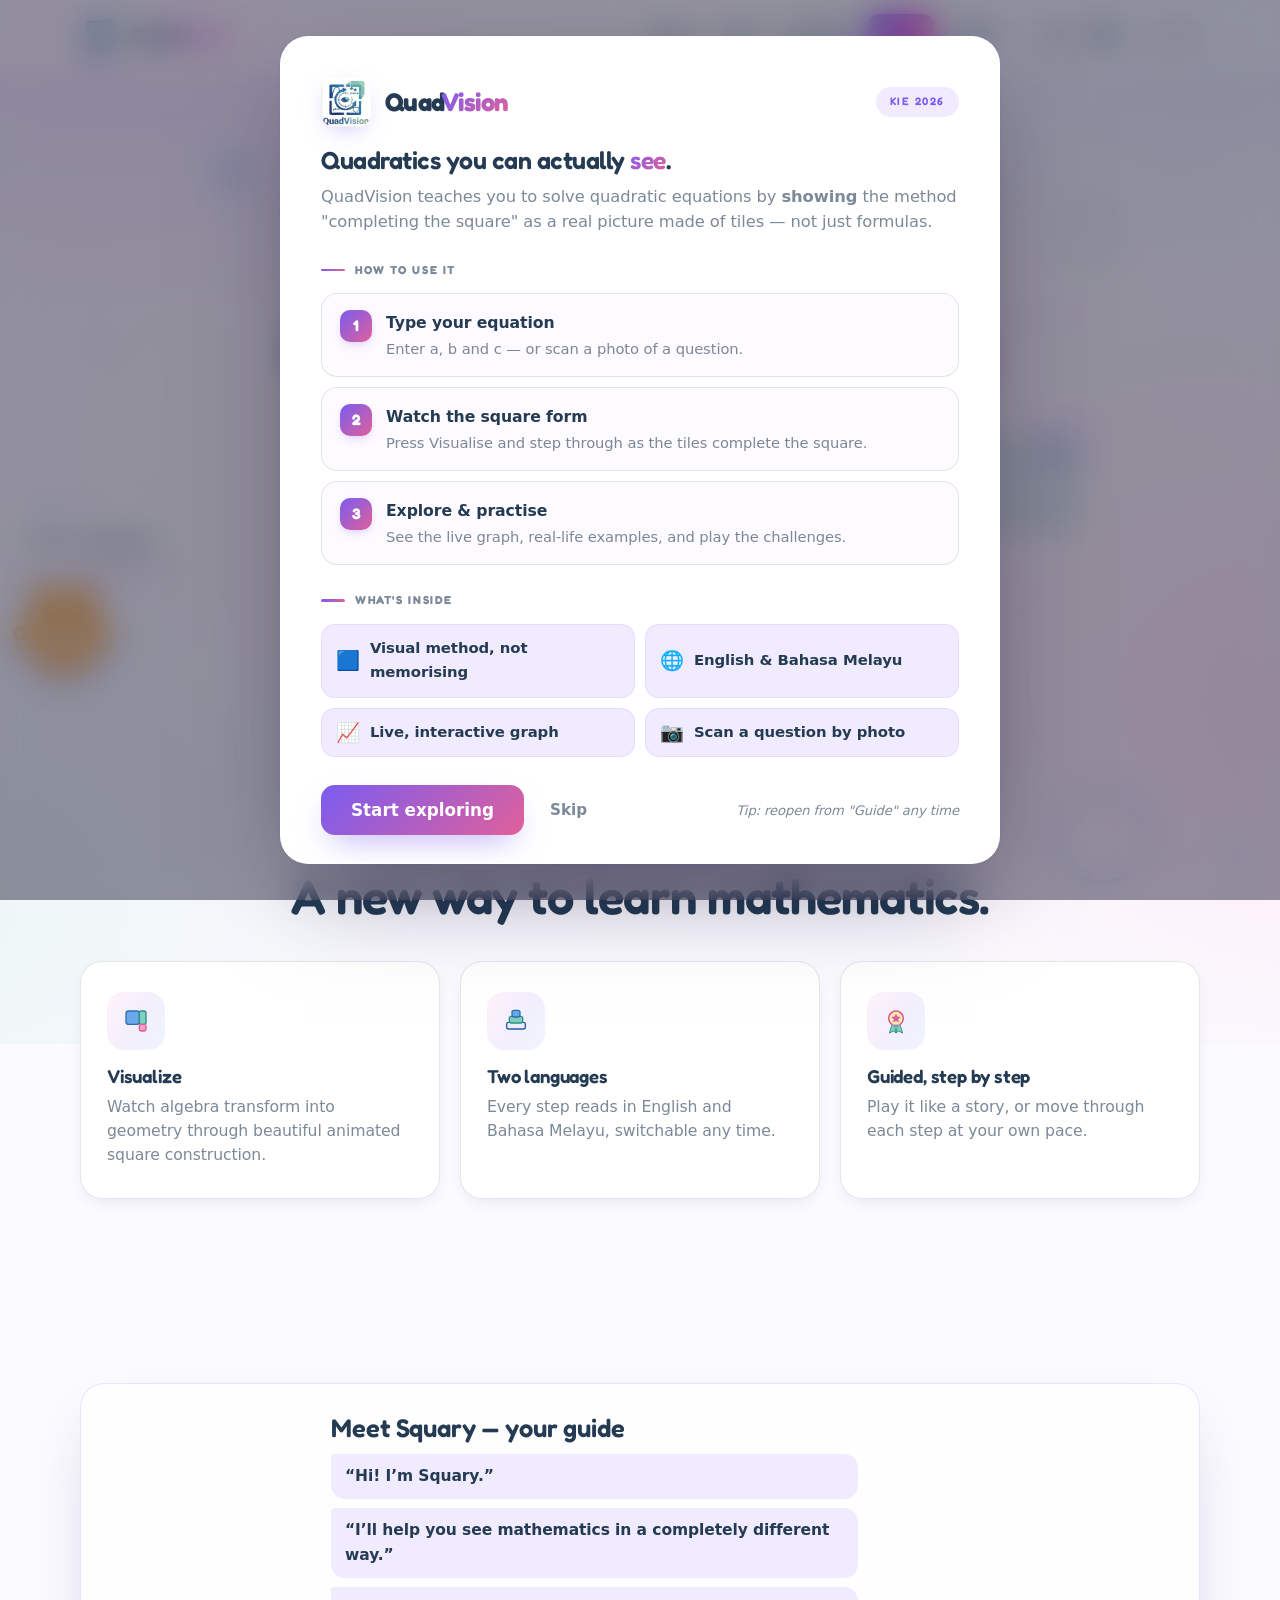
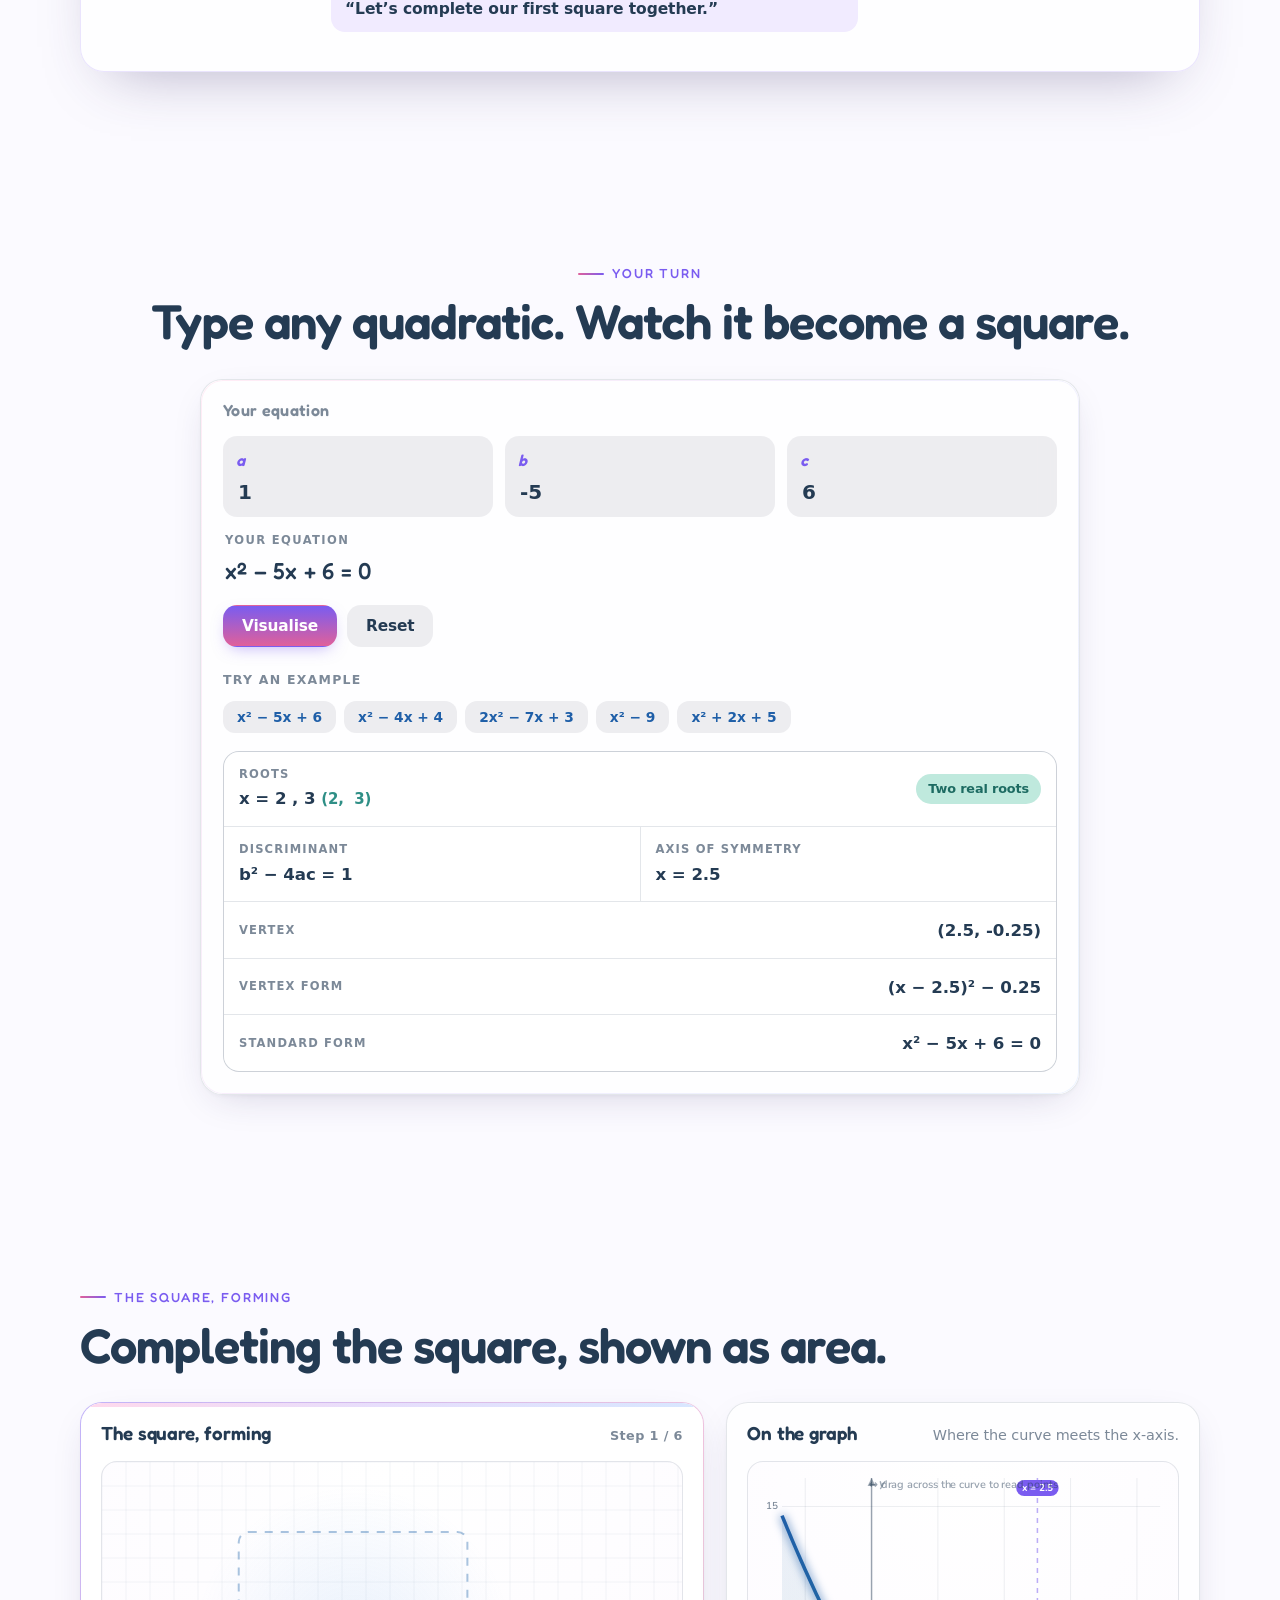
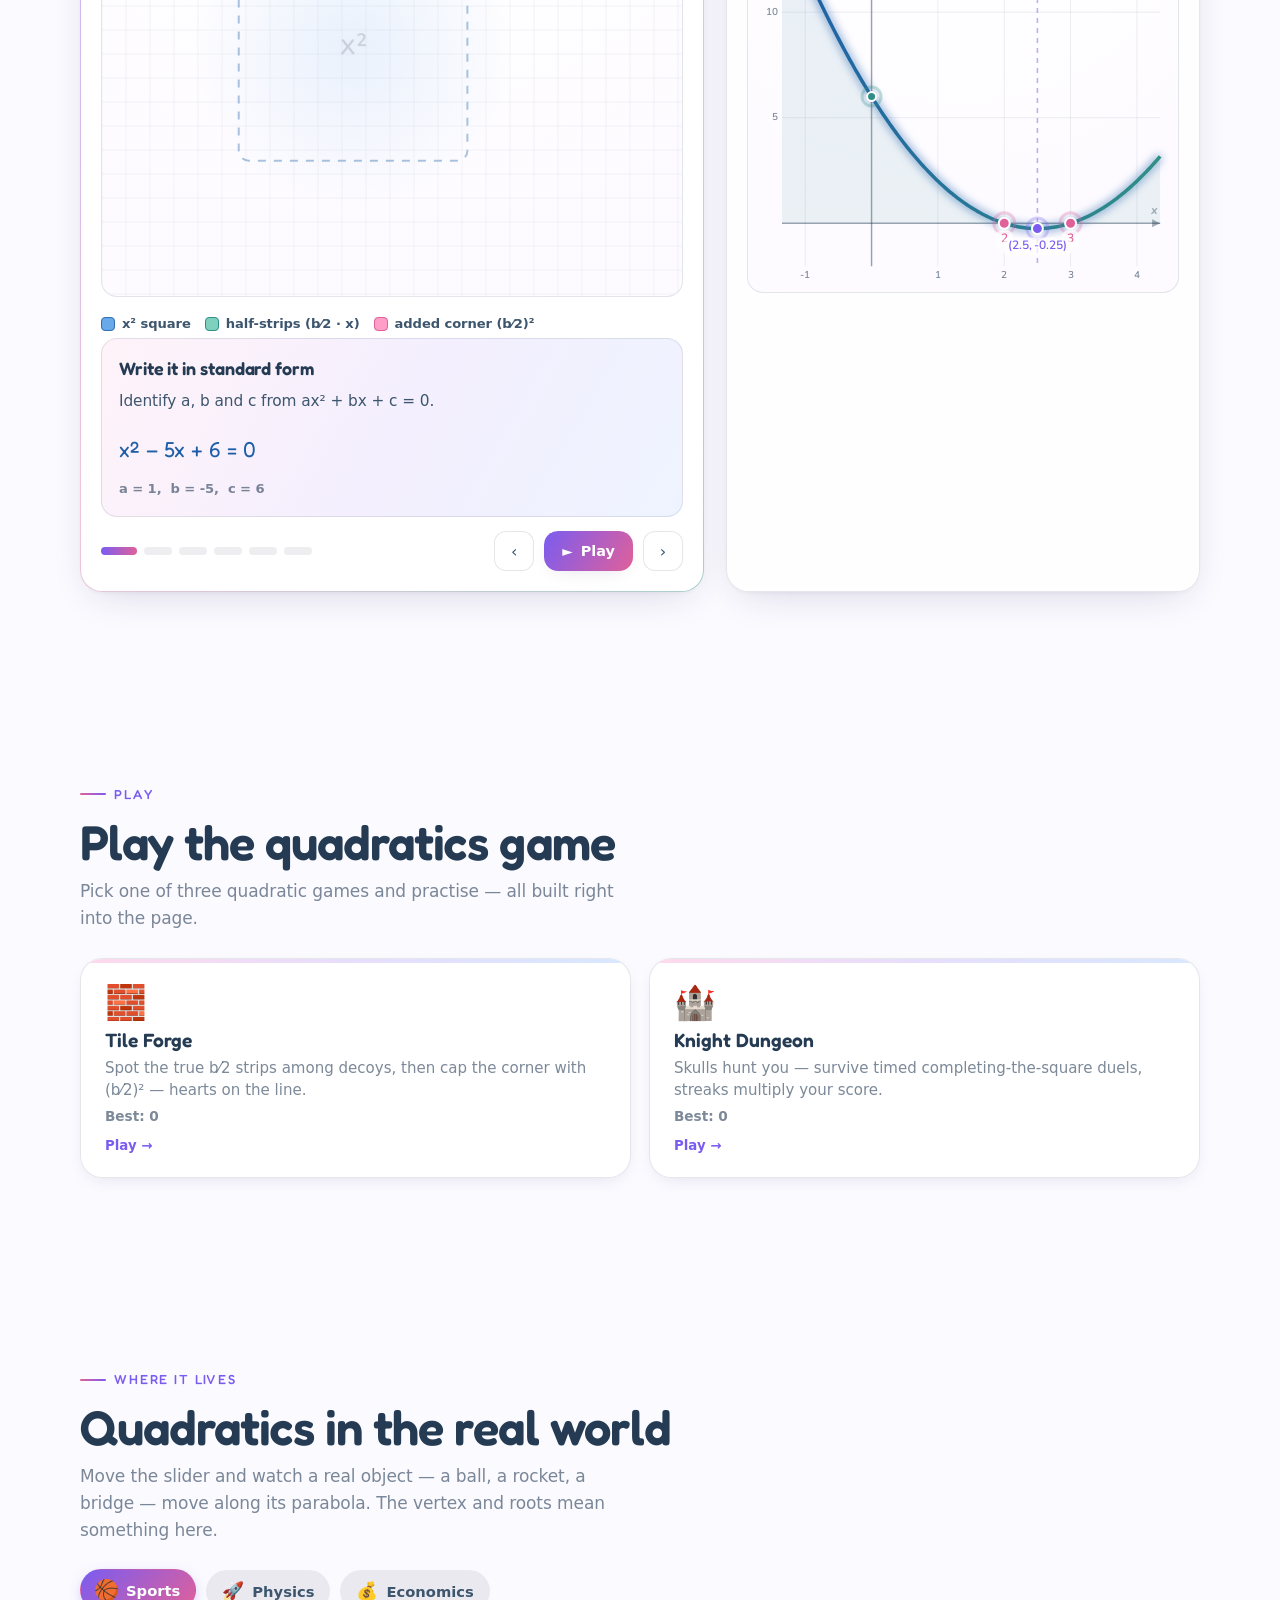
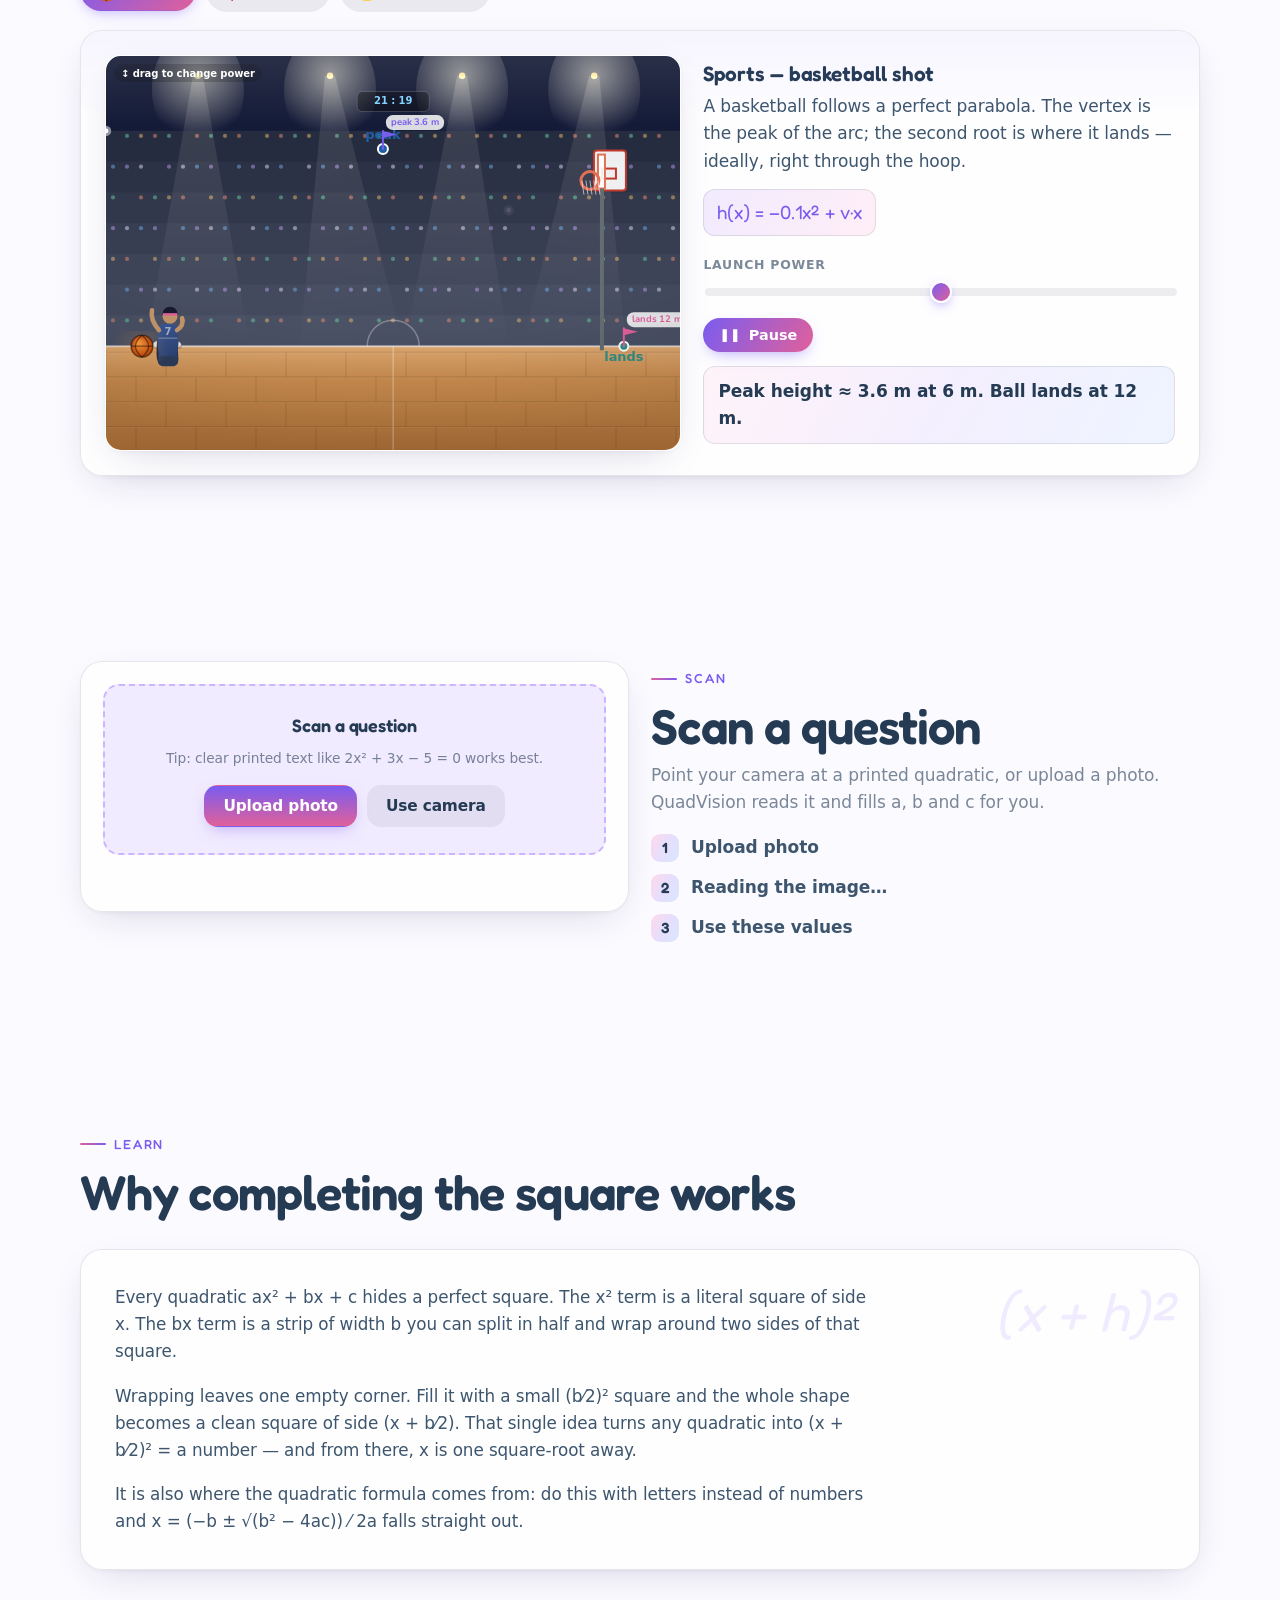
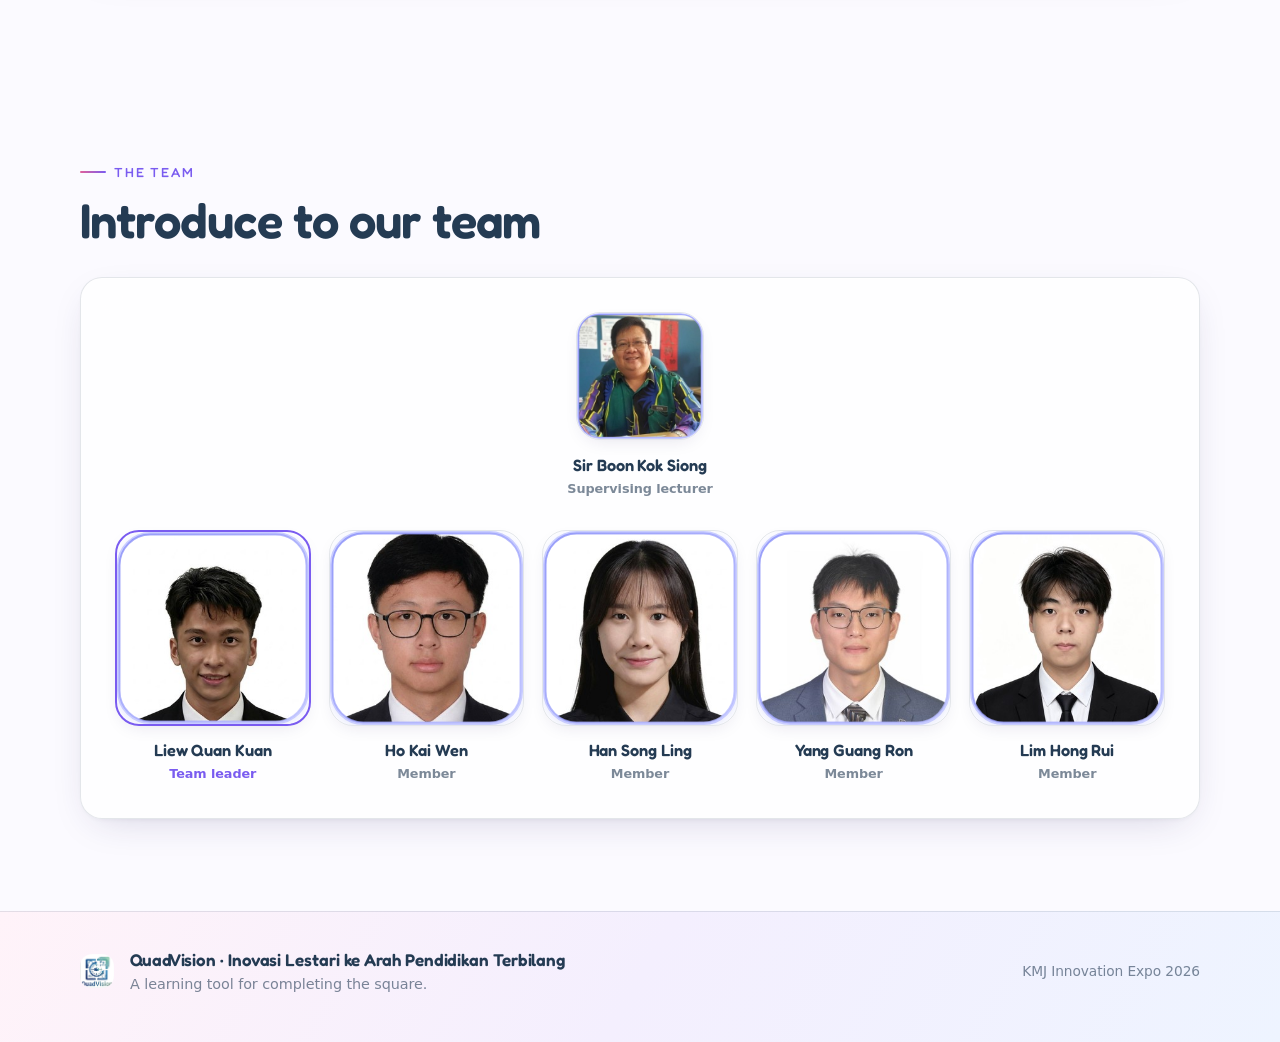
<file: index.html>
<!DOCTYPE html>
<html lang="en">
<head>
  <meta charset="UTF-8" />
  <meta name="viewport" content="width=device-width, initial-scale=1.0" />
  <title>QuadVision — See the square behind the equation</title>
  <meta name="description" content="A bilingual learning tool that solves quadratic equations step by step and shows the real square forming, tile by tile, beside its parabola." />

  <!-- set the colour theme before first paint (no flash of light) -->
  <!-- This runs immediately so the page doesn't flash light mode before switching to dark -->
  <script>
    (function () {
      try {
        // Try to get the saved theme preference
        var t = localStorage.getItem('qv-theme');
        // Default to light if not set or invalid
        if (t !== 'dark' && t !== 'light') t = 'light';
        // Apply the theme before the page renders
        document.documentElement.setAttribute('data-theme', t);
      } catch (e) {}
    })();
  </script>

  <!-- apply saved accessibility preferences before first paint (no flash) -->
  <!-- mirrors js/a11y.js so colourblind palette, text size, contrast, reading -->
  <!-- mode and motion are correct from the very first frame -->
  <script>
    (function () {
      try {
        var a = JSON.parse(localStorage.getItem('qv-a11y-v1') || '{}');
        var el = document.documentElement;
        el.setAttribute('data-motion', a.motion || 'full');
        el.setAttribute('data-text', a.text || 'normal');
        el.setAttribute('data-contrast', a.contrast || 'off');
        el.setAttribute('data-cb', a.cb || 'none');
        el.setAttribute('data-dyslexia', a.dyslexia || 'off');
      } catch (e) {}
    })();
  </script>

  <!-- favicon / icons -->
  <link rel="icon" href="assets/favicon.ico" sizes="any" />
  <link rel="icon" type="image/png" sizes="32x32" href="assets/favicon-32.png" />
  <link rel="icon" type="image/png" sizes="16x16" href="assets/favicon-16.png" />
  <link rel="apple-touch-icon" href="assets/apple-touch-icon.png" />

  <!-- type: Fredoka (display) + Nunito (body) -->
  <link rel="preconnect" href="https://fonts.googleapis.com" />
  <link rel="preconnect" href="https://fonts.gstatic.com" crossorigin />
  <link href="https://fonts.googleapis.com/css2?family=Fredoka:wght@400;500;600;700&family=Nunito:ital,wght@0,400;0,600;0,700;0,800;1,600;1,700&display=swap" rel="stylesheet" />

  <link rel="stylesheet" href="css/styles.css" />
</head>
<body>
  <a class="skip" href="#solve">Skip to the solver</a>

  <!-- ===== TOP BAR =====  Logo, the section menu, and the EN/BM + day/night switches. -->
  <header class="topbar">
    <div class="wrap">
      <a class="brand" href="#top">
        <img src="assets/logo.png" alt="QuadVision logo" />
        <b>Quad<span>Vision</span></b>
      </a>
      <nav class="nav" aria-label="Sections">
        <a href="#solve" data-i18n="nav_solve">Solve</a>
        <a href="#play" data-i18n="nav_play">Play</a>
        <a href="#apps" data-i18n="nav_apps">Real life</a>
        <a href="#scan" data-i18n="nav_scan">Scan</a>
      </nav>
      <div class="lang" role="group" aria-label="Language">
        <button id="langEN" type="button" aria-pressed="true">EN</button>
        <button id="langMS" type="button" aria-pressed="false">BM</button>
      </div>
      <button id="themeToggle" class="theme-switch" type="button" role="switch" aria-checked="false" aria-label="Switch to dark mode">
        <span class="th-track">
          <span class="th-ico th-sun" aria-hidden="true">☀</span>
          <span class="th-ico th-moon" aria-hidden="true">☾</span>
          <span class="th-knob"></span>
        </span>
      </button>
    </div>
  </header>

  <main id="top">
    <!-- ===== LANDING HERO ===== Full-screen first impression -->
    <section class="hero" id="home" aria-label="Welcome" style="position: relative; overflow: hidden;">
      <!-- 3D Math Geometry Background -->
      <div id="three-container" aria-hidden="true" style="position: absolute; inset: 0; z-index: -1; pointer-events: none; opacity: 0.7;"></div>
      
      <div class="wrap center" style="padding-top: 120px; padding-bottom: 90px; text-align: center; position: relative; z-index: 1;">
        <span class="tagchip" style="margin: 0 auto 20px auto;"><span class="star">★</span> <span data-i18n="hx_chip">Interactive mathematics, made visible</span></span>
        <h1 class="hx-title" data-i18n="hx_title" style="font-size: 3.5rem; margin-bottom: 24px;">See Mathematics <em style="background:linear-gradient(135deg,var(--lav-strong,#7a5cf0),var(--pink-strong,#e0609a));-webkit-background-clip:text;-webkit-text-fill-color:transparent;background-clip:text;">Come Alive</em></h1>
        <p class="lede hx-lede" data-i18n="hx_lede" style="max-width: 650px; margin: 0 auto 35px auto; font-size: 1.25rem;">Transform abstract quadratic equations into interactive geometric experiences. Learn the Completing the Square method through visualization, animation, and exploration — not memorization.</p>
        <div class="hx-cta" style="display: flex; justify-content: center;">
          <a href="#solve" class="btn btn-primary btn-hero" data-i18n="hx_cta1">Visualize My First Equation</a>
        </div>
      </div>
    </section>

    <!-- ===== highlights: three big claims (Apple-style) ===== -->
    <section class="highlights section">
      <div class="wrap">
        <div class="sec-head center reveal">
          <span class="eyebrow" data-i18n="hl_eyebrow">Why it works</span>
          <h2 data-i18n="hl_title">Built to make the square obvious.</h2>
        </div>
        <div class="hl-grid">
          <article class="hl-card reveal">
            <div class="hl-ico" aria-hidden="true">
              <svg viewBox="0 0 48 48"><rect x="9" y="9" width="20" height="20" rx="4" fill="var(--viz-sq)" stroke="var(--viz-sq-edge)" stroke-width="2"/><rect x="29" y="9" width="10" height="20" rx="3" fill="var(--viz-strip)" stroke="var(--viz-strip-edge)" stroke-width="2"/><rect x="29" y="29" width="10" height="10" rx="3" fill="var(--viz-corner)" stroke="var(--viz-corner-edge)" stroke-width="2"/></svg>
            </div>
            <h3 data-i18n="hl_1_t">See it, don’t memorise it</h3>
            <p data-i18n="hl_1_d">Algebra tiles form a real square, so completing the square finally makes sense.</p>
          </article>
          <article class="hl-card reveal">
            <div class="hl-ico" aria-hidden="true">
              <svg viewBox="0 0 48 48"><rect x="10" y="26" width="28" height="10" rx="3" fill="var(--lav-soft)" stroke="var(--brand)" stroke-width="2"/><rect x="14" y="17" width="20" height="10" rx="3" fill="var(--viz-strip)" stroke="var(--viz-strip-edge)" stroke-width="2"/><rect x="18" y="8" width="12" height="10" rx="3" fill="var(--viz-sq)" stroke="var(--viz-sq-edge)" stroke-width="2"/></svg>
            </div>
            <h3 data-i18n="hl_2_t">Two languages</h3>
            <p data-i18n="hl_2_d">Every step reads in English and Bahasa Melayu, switchable any time.</p>
          </article>
          <article class="hl-card reveal">
            <div class="hl-ico" aria-hidden="true">
              <svg viewBox="0 0 48 48"><circle cx="24" cy="20" r="11" fill="var(--gold-soft, #ffe9b3)" stroke="var(--pink-strong)" stroke-width="2.5"/><path d="M24 13 l2.2 4.4 4.8.7-3.5 3.4.8 4.8-4.3-2.2-4.3 2.2.8-4.8-3.5-3.4 4.8-.7z" fill="var(--pink-strong)"/><path d="M18 30 l-4 12 6-3 4 3-2-12 M30 30 l4 12-6-3-4 3 2-12" fill="var(--viz-strip)" stroke="var(--viz-strip-edge)" stroke-width="1.4"/></svg>
            </div>
            <h3 data-i18n="hl_3_t">Guided, step by step</h3>
            <p data-i18n="hl_3_d">Play it like a story, or move through each step at your own pace.</p>
          </article>
        </div>
      </div>
    </section>

    <!-- ===== MEET SQUARY ===== the guide introduces himself (the real mascot walks over). -->
    <section class="meet section" id="meet">
      <div class="wrap">
        <div class="mascot-card">
          <div id="squaryDock" class="squary-dock" aria-hidden="true"></div>
          <div class="meet-copy">
            <h2 data-i18n="meet_t">Meet Squary — your guide</h2>
            <div class="squotes">
              <p class="squote" data-i18n="meet_1">“Hi! I’m Squary.”</p>
              <p class="squote" data-i18n="meet_2">“I’ll help you see mathematics in a completely different way.”</p>
              <p class="squote" data-i18n="meet_3">“Let’s complete our first square together.”</p>
            </div>
          </div>
        </div>
      </div>
    </section>

    <!-- ===== SOLVER (the studio’s front desk) ===== -->
    <section class="solvezone section" id="solve">
      <div class="wrap">
        <div class="sec-head center">
          <span class="eyebrow" data-i18n="sv_eyebrow">Your turn</span>
          <h2 data-i18n="sv_title">Type any quadratic. Watch it become a square.</h2>
        </div>

        <div class="solver" aria-label="Quadratic solver">
          <h3 data-i18n="eq_preview">Your equation</h3>
          <div class="coef-row">
            <div class="coef">
              <label for="inA" data-i18n="lab_a">a</label>
              <input id="inA" type="number" inputmode="decimal" value="1" step="any" aria-label="coefficient a" />
            </div>
            <div class="coef">
              <label for="inB" data-i18n="lab_b">b</label>
              <input id="inB" type="number" inputmode="decimal" value="-5" step="any" aria-label="coefficient b" />
            </div>
            <div class="coef">
              <label for="inC" data-i18n="lab_c">c</label>
              <input id="inC" type="number" inputmode="decimal" value="6" step="any" aria-label="coefficient c" />
            </div>
          </div>

          <div class="eq-line"><small data-i18n="eq_preview">Your equation</small><span id="eqPreview">x² − 5x + 6 = 0</span></div>

          <div class="btn-row">
            <button id="btnVisualise" class="btn btn-primary" type="button"><span data-i18n="visualise">Visualise</span></button>
            <button id="btnReset" class="btn btn-ghost" type="button"><span data-i18n="reset">Reset</span></button>
          </div>

          <div class="examples">
            <span data-i18n="try_example">Try an example</span>
            <div class="chips">
              <button class="chip" data-ex="1,-5,6" type="button">x² − 5x + 6</button>
              <button class="chip" data-ex="1,-4,4" type="button">x² − 4x + 4</button>
              <button class="chip" data-ex="2,-7,3" type="button">2x² − 7x + 3</button>
              <button class="chip" data-ex="1,0,-9" type="button">x² − 9</button>
              <button class="chip" data-ex="1,2,5" type="button">x² + 2x + 5</button>
            </div>
          </div>

          <div class="summary" aria-live="polite">
            <div class="cell full">
              <div>
                <div class="k" data-i18n="sum_roots">Roots</div>
                <div class="v" id="sumRoots">x = 2 , 3</div>
              </div>
              <span class="badge two" id="rootsBadge">Two real roots</span>
            </div>
            <div class="cell">
              <div class="k" data-i18n="sum_disc">Discriminant</div>
              <div class="v" id="sumDisc">b² − 4ac = 1</div>
            </div>
            <div class="cell">
              <div class="k" data-i18n="sum_axis">Axis of symmetry</div>
              <div class="v" id="sumAxis">x = 2.5</div>
            </div>
            <div class="cell full">
              <div class="k" data-i18n="sum_vertex">Vertex</div>
              <div class="v" id="sumVertex">(2.5, −0.25)</div>
            </div>
            <div class="cell full">
              <div class="k" data-i18n="sum_vform">Vertex form</div>
              <div class="v" id="sumVForm">(x − 2.5)² − 0.25</div>
            </div>
            <div class="cell full">
              <div class="k" data-i18n="sum_sform">Standard form</div>
              <div class="v" id="sumStdForm">x² − 5x + 6</div>
            </div>
          </div>
      </div>
    </section>

    <!-- ===== STUDIO (our novelty) =====  Left: the tile picture that completes the square. Right: the matching graph. The Play/Next buttons step through it. -->
    <section class="studio section" id="studio">
      <div class="wrap">
        <div class="sec-head">
          <span class="eyebrow" data-i18n="studio_title">The square, forming</span>
          <h2 data-i18n="studio_sub">Completing the square, shown as area.</h2>
        </div>
        <div class="studio-grid">
          <div class="panel feature">
            <div class="panel-head">
              <h3 data-i18n="studio_title">The square, forming</h3>
              <span class="step-count" id="stepCounter">Step 1 / 7</span>
            </div>
            <div class="stage">
              <canvas id="vizCanvas" aria-label="Algebra tiles completing the square"></canvas>
            </div>
            <div class="legend">
              <span><i class="l-sq"></i> <span data-i18n="legend_sq">x² square</span></span>
              <span><i class="l-strip"></i> <span data-i18n="legend_strip">half-strips (b⁄2 · x)</span></span>
              <span><i class="l-corner"></i> <span data-i18n="legend_corner">added corner (b⁄2)²</span></span>
            </div>

            <div class="walk">
              <div class="walk-step">
                <div class="st-title" id="stepTitle">Write the equation</div>
                <div class="st-note" id="stepNote">Start from the standard form.</div>
                <div class="st-math" id="stepMath"></div>
              </div>
              <div class="walk-ctrl">
                <div class="dots" id="stepDots" role="group" aria-label="Steps"></div>
                <button id="btnPrev" class="icon-btn" type="button" aria-label="Previous step">‹</button>
                <button id="btnPlay" class="btn-play" type="button"><span class="ico">►</span><span class="label" data-i18n="play">Play</span></button>
                <button id="btnNext" class="icon-btn" type="button" aria-label="Next step">›</button>
              </div>
            </div>
          </div>

          <div class="panel">
            <div class="panel-head">
              <h3 data-i18n="graph_title">On the graph</h3>
              <span class="sub" data-i18n="graph_sub">Where the curve meets the x-axis.</span>
            </div>
            <div class="stage graph-stage">
              <canvas id="graphCanvas" aria-label="Parabola of the quadratic"></canvas>
            </div>
          </div>
        </div>
      </div>
    </section>

    <!-- ===== PLAY =====  Our interactive game, made in Genially and embedded inline (never leaves the page). -->
    <section class="challenge section" id="play">
      <div class="wrap">
        <div class="sec-head">
          <span class="eyebrow" data-i18n="play_eyebrow">Play</span>
          <h2 data-i18n="play_title">Play the quadratics game</h2>
          <p data-i18n="play_sub">An interactive game to practise — embedded right here, no need to leave the page.</p>
        </div>
        <div id="gamesMount" class="games-mount"></div>
      </div>
    </section>

    <!-- ===== REAL-LIFE APPLICATIONS =====  Five interactive parabola scenes from sport, physics, engineering, architecture and economics. -->
    <section class="apps section" id="apps">
      <div class="wrap">
        <div class="sec-head">
          <span class="eyebrow" data-i18n="apps_eyebrow">Where it lives</span>
          <h2 data-i18n="apps_title">Quadratics in the real world</h2>
          <p data-i18n="apps_sub">Move the slider and watch the parabola change in a real setting — the vertex and roots mean something here.</p>
        </div>
        <div class="apps-tabs" id="appsTabs" role="tablist"></div>
        <div class="apps-card">
          <div class="apps-canvas-wrap"><canvas id="appsCanvas" aria-label="Application graph"></canvas></div>
          <div class="apps-info">
            <h3 id="appTitle">—</h3>
            <p id="appDesc">—</p>
            <div class="app-eq" id="appEq">—</div>
            <div class="app-slider-row">
              <label class="app-slider">
                <span id="appSliderLabel">—</span>
                <input type="range" id="appSlider" min="0" max="10" value="5" />
              </label>
            </div>
            <button class="app-play" id="appPlay" type="button">
              <span class="ap-ico">▶</span><span id="appPlayLabel" data-i18n="apps_play">Play motion</span>
            </button>
            <div class="app-readout" id="appReadout" aria-live="polite">—</div>
          </div>
        </div>
      </div>
    </section>

    <!-- ===== SCAN =====  Take/upload a photo of a quadratic; the app reads it and fills a, b, c automatically. -->
    <section class="scan section" id="scan">
      <div class="wrap scan-grid">
        <div class="scan-card">
          <div class="scan-drop">
            <div class="big" data-i18n="scan_title">Scan a question</div>
            <div class="tip" data-i18n="scan_tip">Tip: clear printed text like 2x² + 3x − 5 = 0 works best.</div>
            <div class="scan-actions">
              <button id="btnUpload" class="btn btn-primary" type="button"><span data-i18n="scan_upload">Upload photo</span></button>
              <button id="btnCamera" class="btn btn-ghost" type="button"><span data-i18n="scan_camera">Use camera</span></button>
            </div>
          </div>
          <input id="scanInput" type="file" accept="image/*" hidden />
          <input id="camInput" type="file" accept="image/*" capture="environment" hidden />

          <div class="scan-status" id="scanStatus" aria-live="polite"></div>
          <div class="bar-wrap" id="scanBarWrap" hidden><div class="bar" id="scanBar"></div></div>

          <div class="scan-result" id="scanResult" hidden>
            <div class="seen" data-i18n="scan_seen">Text detected</div>
            <div class="raw" id="scanText">—</div>
            <div class="found-eq" id="scanEq">—</div>
            <div class="scan-actions" style="justify-content:flex-start">
              <button id="btnUseScan" class="btn btn-primary" type="button"><span data-i18n="scan_use">Use these values</span></button>
              <button id="btnRetry" class="btn btn-ghost" type="button"><span data-i18n="scan_retry">Try another photo</span></button>
            </div>
          </div>
        </div>

        <div class="scan-side">
          <div class="sec-head">
            <span class="eyebrow" data-i18n="nav_scan">Scan</span>
            <h2 data-i18n="scan_title">Scan a question</h2>
            <p data-i18n="scan_sub">Point your camera at a printed quadratic, or upload a photo. QuadVision reads it and fills a, b and c for you.</p>
          </div>
          <ol class="scan-steps">
            <li><span class="n">1</span><span class="tx" data-i18n="scan_upload">Upload photo</span></li>
            <li><span class="n">2</span><span class="tx" data-i18n="scan_reading">Reading the image…</span></li>
            <li><span class="n">3</span><span class="tx" data-i18n="scan_use">Use these values</span></li>
          </ol>
        </div>
      </div>
    </section>

    <!-- ===== LEARN =====  A short plain-language explanation of WHY completing the square works. -->
    <section class="learn section" id="learn">
      <div class="wrap">
        <div class="sec-head">
          <span class="eyebrow" data-i18n="nav_learn">Learn</span>
          <h2 data-i18n="learn_title">Why completing the square works</h2>
        </div>
        <div class="learn-card">
          <div class="learn-flow">
            <p data-i18n="learn_p1">Every quadratic ax² + bx + c hides a perfect square. The x² term is a literal square of side x. The bx term is a strip of width b you can split in half and wrap around two sides of that square.</p>
            <p data-i18n="learn_p2">Wrapping leaves one empty corner. Fill it with a small (b⁄2)² square and the whole shape becomes a clean square of side (x + b⁄2). That single idea turns any quadratic into (x + b⁄2)² = a number — and from there, x is one square-root away.</p>
            <p data-i18n="learn_p3">It is also where the quadratic formula comes from: do this with letters instead of numbers and x = (−b ± √(b² − 4ac)) ⁄ 2a falls straight out.</p>
          </div>
        </div>
      </div>
    </section>

    <!-- ===== TEAM =====  Our lecturer and the five group members (swap the placeholder photos/names here). -->
    <section class="team section" id="team">
      <div class="wrap">
        <div class="sec-head">
          <span class="eyebrow" data-i18n="team_title">The team</span>
          <h2 data-i18n="team_sub">Introducing to our team</h2>
        </div>
        <div class="team-card">
          <div class="lecturer-row">
            <div class="member lecturer">
              <div class="avatar lecturer-av"><img src="assets/team/lecturer.svg" alt="Supervising lecturer photo" /></div>
              <div class="name">Sir Boon Kok Siong</div>
              <div class="role" data-i18n="role_lecturer">Supervising lecturer</div>
            </div>
          </div>
          <div class="members">
            <div class="member lead">
              <div class="avatar"><img src="assets/team/member1.svg" alt="Team member photo" /></div>
              <div class="name">Liew Quan Kuan</div>
              <div class="role" data-i18n="role_leader">Team leader</div>
            </div>
            <div class="member">
              <div class="avatar"><img src="assets/team/member2.svg" alt="Team member photo" /></div>
              <div class="name">Ho Kai Wen</div>
              <div class="role" data-i18n="role_member">Member</div>
            </div>
            <div class="member">
              <div class="avatar"><img src="assets/team/member3.svg" alt="Team member photo" /></div>
              <div class="name">Han Song Ling</div>
              <div class="role" data-i18n="role_member">Member</div>
            </div>
            <div class="member">
              <div class="avatar"><img src="assets/team/member4.svg" alt="Team member photo" /></div>
              <div class="name">Yang Guang Ron</div>
              <div class="role" data-i18n="role_member">Member</div>
            </div>
            <div class="member">
              <div class="avatar"><img src="assets/team/member5.svg" alt="Team member photo" /></div>
              <div class="name">Lim Hong Rui</div>
              <div class="role" data-i18n="role_member">Member</div>
            </div>
          </div>
        </div>
      </div>
    </section>
  </main>

  <!-- ===== footer ===== -->
  <footer class="foot">
    <div class="wrap">
      <img src="assets/logo.png" alt="QuadVision logo" />
      <div>
        <div class="ft" data-i18n="foot_built">QuadVision · Inovasi Lestari ke Arah Pendidikan Terbilang</div>
        <div class="fs" data-i18n="foot_made">A learning tool for completing the square.</div>
      </div>
      <div class="credit">KMJ Innovation Expo 2026</div>
    </div>
  </footer>

  <!-- Load scripts in dependency order so each one can use the ones before it -->
  <!-- math-core.js first (the math engine, used by everything else) -->
  <script src="js/math-core.js"></script>
  <!-- i18n.js next (handles translations) -->
  <script src="js/i18n.js"></script>
  <!-- store.js: the shared progress/XP/badges memory (used by the games) -->
  <script src="js/store.js"></script>
  <!-- Canvas modules (visualizer and grapher) - these draw the pictures -->
  <script src="js/visualizer.js"></script>
  <script src="js/grapher.js"></script>
  <!-- Scanner reads photos -->
  <script src="js/scanner.js"></script>
  <!-- NEW interactive features (each self-contained, wired up by app.js init) -->
  <script src="js/mistakes.js"></script>     <!-- Common mistake detection -->
  <script src="js/challenge.js"></script>    <!-- Gamified challenge + boss battles -->
  <script src="js/applications.js"></script> <!-- Real-life applications -->
  <script src="js/games.js"></script>        <!-- Built-in quadratic games (Play section) -->
  <!-- Squary the mascot helper -->
  <script src="js/squary.js"></script>
  <!-- a11y.js: accessibility settings panel -->
  <script src="js/a11y.js"></script>
  <!-- bgfx.js: the decorative animated background (equations + 3D shapes) -->
  <script src="js/bgfx.js"></script>

  <script src="js/vendor/three.min.js"></script> <!-- WebGL engine -->
  <script src="js/threefx.js"></script>          <!-- Hero geometric 3D animation -->
  <script src="js/vendor/p5.min.js"></script>    <!-- p5.js engine -->
  <script src="js/p5fx.js"></script>             <!-- Background math constellation -->
  <script src="js/dungeon3d.js"></script>        <!-- HD-2D three.js renderer for Knight Dungeon -->
  <!-- app.js is the main controller that ties everything together -->
  <script src="js/app.js"></script>
  <!-- ui.js adds polish (scroll effects, navigation highlighting) -->
  <script src="js/ui.js"></script>
  <!-- intro.js: the welcome / start screen that explains the tool -->
  <script src="js/intro.js"></script>
</body>
</html>
</file>
<file: css/styles.css>
/* ==========================================================================
   QuadVision — styles.css
   Pastel "completing-the-square" learning tool. The signature is the tile
   studio; everything around it stays quiet so the square is the hero.
   ========================================================================== */

/* ----- design tokens ----- These are reusable colors, sizes, and styles */
:root {
  /* Text and background colors */
  --ink: #243b53;                                    /* Main text color */
  --ink-soft: #3d566e;                               /* Secondary text */
  --muted: rgba(36, 59, 83, .60);                    /* Muted text */
  --hair: rgba(36, 59, 83, .12);                     /* Hairline borders */
  --bg: #fbfaff;                                     /* Page background */
  --card: #ffffff;                                   /* Card background */
  --card-2: #fdfbff;                                 /* Secondary card background */

  /* Brand colors - soft pastels pulled from the design poster */
  --brand: #1f5fa8;          /* Deep blue for primary elements */
  --brand-2: #2f8f86;        /* Teal for secondary elements */
  --sky: #a6c8ff;            /* Light blue for highlights */
  --sky-soft: #e7f0ff;       /* Very light blue background */
  --pink: #ffc2dd;           /* Soft pink */
  --pink-soft: #ffeef6;      /* Very light pink background */
  --pink-strong: #e0609a;    /* Strong pink for emphasis */
  --lav: #cdb4ff;            /* Lavender */
  --lav-soft: #f1ebff;       /* Very light lavender */
  --lav-strong: #7a5cf0;     /* Strong purple for emphasis */
  --peach: #ffd9a6;          /* Peach accent */
  --mint: #bfe9dd;           /* Mint accent */

  /* Gradient background fills (used for hero section) */
  --grad: linear-gradient(120deg, #ffd9ec 0%, #e7defc 48%, #d8e7ff 100%);
  --grad-soft: linear-gradient(120deg, #fff3f9 0%, #f4effe 50%, #eef4ff 100%);

  /* Visualizer tile colors (algebra tiles - read by visualizer.js) */
  --viz-sq: #6aa9e9;                 /* x² square fill */
  --viz-sq-edge: #2f6fb0;            /* x² square border */
  --viz-strip: #7fd1bf;              /* Side strip fill */
  --viz-strip-edge: #2f8f86;         /* Strip border */
  --viz-corner: #ff9ec7;             /* Corner piece fill */
  --viz-corner-edge: #e0609a;        /* Corner border */
  --viz-line: #243b53;               /* Grid lines and text */
  --viz-ghost: rgba(36, 59, 83, .16); /* Faint background */
  --viz-tint: rgba(127, 209, 191, .16); /* Highlight tint */

  /* Grapher colors (parabola graph - read by grapher.js) */
  --g-grid: rgba(36, 59, 83, .08);   /* Grid lines */
  --g-axis: rgba(36, 59, 83, .42);   /* Axes */

  /* Border radius (rounded corners) */
  --r-lg: 26px;                      /* Large radius */
  --r-md: 18px;                      /* Medium radius */
  --r-sm: 12px;                      /* Small radius */

  /* Drop shadows for depth */
  --shadow: 0 18px 50px -28px rgba(58, 46, 99, .45);
  --shadow-soft: 0 10px 30px -22px rgba(58, 46, 99, .5);

  /* Focus ring for keyboard navigation */
  --ring: 0 0 0 3px rgba(122, 92, 240, .35);

  /* macOS-style frosted glass effect (for overlays) */
  --glass: rgba(255, 255, 255, .72);
  --glass-edge: rgba(255, 255, 255, .6);
  --glass-blur: saturate(180%) blur(20px);

  /* Segmented control styling (for buttons that toggle between options) */
  --seg-track: rgba(118, 118, 128, .12);
  --seg-thumb: #ffffff;

  /* Layout sizes */
  --maxw: 1120px;                    /* Max page width */

  /* Font families */
  --display: "Fredoka", system-ui, sans-serif;  /* Headings */
  --body: "Nunito", system-ui, -apple-system, Segoe UI, sans-serif;  /* Body text */
}

/* ----- dark theme ----- When user switches to dark mode */
/* Only text/background colors flip; the colorful tiles stay the same
   so the signature square always looks good */
[data-theme="dark"] {
  --ink: #e9eef6;
  --ink-soft: #b7c2d2;
  --muted: rgba(233, 238, 246, .60);
  --hair: rgba(233, 238, 246, .13);
  --bg: #0d1320;
  --card: #161d2c;
  --card-2: #1c2436;

  --brand: #7fb4f2;
  --brand-2: #57cbba;
  --lav-strong: #b49cff;
  --pink-strong: #f08fbe;

  --sky-soft: rgba(127, 180, 242, .12);
  --lav-soft: rgba(167, 139, 250, .14);
  --pink-soft: rgba(240, 143, 190, .12);

  --grad-soft: linear-gradient(120deg, #1b2335 0%, #1a2030 52%, #161d2b 100%);

  /* visualizer + grapher re-read these on theme change */
  --viz-line: #e9eef6;
  --viz-ghost: rgba(233, 238, 246, .22);
  --viz-tint: rgba(127, 209, 191, .15);
  --g-grid: rgba(233, 238, 246, .09);
  --g-axis: rgba(233, 238, 246, .42);

  --seg-track: rgba(118, 118, 128, .26);
  --seg-thumb: #424b5e;

  --shadow: 0 18px 50px -28px rgba(0, 0, 0, .75);
  --shadow-soft: 0 10px 30px -22px rgba(0, 0, 0, .65);

  --glass: rgba(22, 29, 44, .62);
  --glass-edge: rgba(255, 255, 255, .06);
}

/* surfaces that were hard-coded white in light mode */
[data-theme="dark"] .topbar { background: rgba(13, 19, 32, .80); }
[data-theme="dark"] .btn-ghost { background: var(--card-2); }
[data-theme="dark"] .icon-btn { background: var(--card-2); }
[data-theme="dark"] .skip { background: var(--card); }
[data-theme="dark"] .stage {
  background: radial-gradient(120% 120% at 50% 0%, #20293f 0%, var(--card-2) 70%);
}
/* this little chip carries dark text on a pastel gradient — keep it dark */
[data-theme="dark"] .scan-steps .n { color: #1c2436; }

/* dark mode: the pastel ambient washes + the hero highlight are far too bright
   over the dark canvas and start to wash out the text — calm them right down. */
[data-theme="dark"] body::before {
  background:
    radial-gradient(1100px 540px at 78% -8%, rgba(167, 139, 250, .12), transparent 60%),
    radial-gradient(900px 520px at -6% 12%, rgba(127, 180, 242, .10), transparent 60%),
    radial-gradient(820px 600px at 110% 78%, rgba(240, 143, 190, .10), transparent 62%),
    var(--bg);
}
[data-theme="dark"] body::after { opacity: .25; }
[data-theme="dark"] .hero h1 em::after { opacity: .42; }

/* ----- reset ----- Clear browser defaults and set consistent styles */
*, *::before, *::after { box-sizing: border-box; }  /* Include padding/borders in size */
html { scroll-behavior: smooth; -webkit-text-size-adjust: 100%; }
body {
  margin: 0;
  font-family: var(--body);  /* Nunito font for body text */
  color: var(--ink);         /* Text color */
  background: var(--bg);     /* Page background */
  line-height: 1.6;          /* Readable spacing between lines */
  font-size: 17px;           /* Base font size */
  overflow-x: hidden;        /* Prevent horizontal scrollbar */
  letter-spacing: -0.003em;  /* Slight tightening for Apple feel */
  -webkit-font-smoothing: antialiased;  /* Smooth fonts on Mac */
  -moz-osx-font-smoothing: grayscale;   /* Smooth fonts on Linux */
}
/* Headings use Fredoka font */
h1, h2, h3 { font-family: var(--display); line-height: 1.12; margin: 0; font-weight: 600; }
p { margin: 0; }  /* Remove default paragraph margins */
a { color: inherit; }  /* Links inherit text color */
img { max-width: 100%; display: block; }  /* Responsive images */
button { font-family: inherit; cursor: pointer; }  /* Buttons inherit font */
em { font-style: italic; }  /* Emphasis is italic */

/* Decorative background wash: soft pastel gradients
   These create the "ambient" look and feel of the page */
body::before {
  content: "";
  position: fixed;
  inset: 0;
  z-index: -2;
  /* Three radial gradients layered: purple, blue, and pink */
  background:
    radial-gradient(1100px 540px at 78% -8%, rgba(205, 180, 255, .22), transparent 60%),
    radial-gradient(900px 520px at -6% 12%, rgba(166, 200, 255, .20), transparent 60%),
    radial-gradient(820px 600px at 110% 78%, rgba(255, 194, 221, .20), transparent 62%),
    var(--bg);
}

/* Decorative watermark: faint math formulas in background
   This echoes the design poster and reinforces the math theme */
body::after {
  content: "";
  position: fixed;
  inset: 0;
  z-index: -1;
  opacity: .5;  /* Very faint */
  pointer-events: none;  /* Don't interfere with clicking */
  /* SVG with math formulas scattered across the page */
  background-image: url("data:image/svg+xml;utf8,\
<svg xmlns='http://www.w3.org/2000/svg' width='760' height='560' viewBox='0 0 760 560'>\
<g fill='none' stroke='%23243b53' stroke-opacity='0.05' stroke-width='1.4' font-family='Georgia,serif'>\
<text x='40' y='70' font-size='30' fill='%23243b53' fill-opacity='0.045' stroke='none' font-style='italic'>ax² + bx + c = 0</text>\
<text x='430' y='150' font-size='26' fill='%23243b53' fill-opacity='0.045' stroke='none' font-style='italic'>(x + h)²</text>\
<text x='90' y='250' font-size='24' fill='%23243b53' fill-opacity='0.04' stroke='none' font-style='italic'>y = sin x</text>\
<text x='520' y='300' font-size='28' fill='%23243b53' fill-opacity='0.045' stroke='none' font-style='italic'>√(b² − 4ac)</text>\
<text x='60' y='420' font-size='26' fill='%23243b53' fill-opacity='0.04' stroke='none' font-style='italic'>f′(x) = 2ax + b</text>\
<text x='470' y='470' font-size='30' fill='%23243b53' fill-opacity='0.045' stroke='none' font-style='italic'>x = −b ± √… / 2a</text>\
<text x='250' y='540' font-size='22' fill='%23243b53' fill-opacity='0.04' stroke='none' font-style='italic'>C = 2πr</text>\
</g></svg>");
  background-size: 760px 560px;
}

/* ----- layout helpers ----- Reusable layout utilities */

/* wrap constrains content to max width with side padding */
.wrap { width: min(100% - 40px, var(--maxw)); margin-inline: auto; }

/* section spacing and scroll behavior */
.section { padding: 78px 0; position: relative; scroll-margin-top: 78px; }

/* eyebrow: small uppercase label above headings */
.eyebrow {
  font-family: var(--display);  /* Fredoka font */
  font-weight: 500;              /* Medium weight */
  font-size: .82rem;             /* Small */
  letter-spacing: .14em;         /* Spaced out letters */
  text-transform: uppercase;     /* All caps */
  color: var(--lav-strong);      /* Purple color */
  display: inline-flex;
  align-items: center;
  gap: .5rem;
}
.eyebrow::before {
  content: "";
  width: 26px; height: 2px; border-radius: 2px;
  background: linear-gradient(90deg, var(--pink-strong), var(--lav-strong));
}
.sec-head { margin-bottom: 30px; }
.sec-head h2 { font-size: clamp(1.7rem, 1.2rem + 1.7vw, 2.5rem); margin-top: 10px; }
.sec-head p { color: var(--muted); margin-top: 8px; max-width: 52ch; }

/* ----- top bar ----------------------------------------------------------- */
.topbar {
  position: sticky;
  top: 0;
  z-index: 50;
  backdrop-filter: saturate(160%) blur(12px);
  background: rgba(251, 250, 255, .78);
  border-bottom: 1px solid var(--hair);
}
.topbar .wrap {
  display: flex;
  align-items: center;
  gap: 18px;
  height: 66px;
}
.brand { display: flex; align-items: center; gap: 11px; text-decoration: none; }
.brand img { width: 38px; height: 38px; border-radius: 10px; box-shadow: var(--shadow-soft); }
.brand b { font-family: var(--display); font-weight: 600; font-size: 1.22rem; letter-spacing: -.01em; }
.brand b span { color: var(--lav-strong); }

.nav { display: flex; gap: 4px; margin-left: auto; }
.nav a {
  text-decoration: none;
  color: var(--ink-soft);
  font-weight: 700;
  font-size: .94rem;
  padding: 9px 13px;
  border-radius: 999px;
  transition: background .18s, color .18s;
}
.nav a:hover { background: var(--lav-soft); color: var(--ink); }

/* language toggle */
.lang {
  display: inline-flex;
  background: var(--seg-track);
  border: 1px solid var(--hair);
  border-radius: 980px;
  padding: 2px;
  gap: 0;
}
.lang button {
  flex: 1 1 0;
  min-width: 40px;
  text-align: center;
  border: 0;
  background: transparent;
  color: var(--ink-soft);
  font-weight: 700;
  font-size: .8rem;
  letter-spacing: .02em;
  padding: 6px 13px;
  border-radius: 980px;
  transition: color .2s ease;
}
.lang button.on {
  background: var(--seg-thumb);
  color: var(--ink);
  box-shadow: 0 3px 8px -2px rgba(20, 20, 50, .18), 0 1px 2px rgba(20, 20, 50, .06);
}

/* dark-mode switch — iOS-style sliding toggle */
.theme-switch {
  border: 0;
  background: transparent;
  padding: 0;
  display: inline-flex;
  align-items: center;
  flex: none;
}
.th-track {
  position: relative;
  width: 54px;
  height: 30px;
  border-radius: 999px;
  background: var(--seg-track);
  border: 1px solid var(--hair);
  display: inline-flex;
  align-items: center;
  transition: background .25s ease, border-color .25s ease;
}
.th-ico {
  position: absolute;
  top: 50%;
  transform: translateY(-50%);
  font-size: .82rem;
  line-height: 1;
  pointer-events: none;
  transition: opacity .25s ease;
}
.th-sun { left: 8px; color: #f1a93a; opacity: 1; }
.th-moon { right: 8px; color: var(--lav-strong); opacity: .45; }
.th-knob {
  position: absolute;
  top: 3px;
  left: 3px;
  width: 24px;
  height: 24px;
  border-radius: 50%;
  background: #fff;
  box-shadow: 0 2px 6px rgba(20, 20, 50, .3);
  transition: transform .26s cubic-bezier(.4, .85, .35, 1.1);
}
.theme-switch:active .th-knob { width: 27px; }
[data-theme="dark"] .th-track {
  background: linear-gradient(120deg, #6d5ae0, #9c84ff);
  border-color: rgba(255, 255, 255, .14);
}
[data-theme="dark"] .th-knob { transform: translateX(24px); }
[data-theme="dark"] .th-sun { opacity: .4; }
[data-theme="dark"] .th-moon { opacity: 1; color: #fff; }

/* ----- hero -------------------------------------------------------------- */
.hero { padding: 56px 0 26px; }
.hero-grid {
  display: grid;
  grid-template-columns: 1.05fr .95fr;
  gap: 42px;
  align-items: center;
}
.hero h1 {
  font-size: clamp(2.3rem, 1.5rem + 3.2vw, 3.6rem);
  letter-spacing: -.015em;
}
.hero h1 em { font-style: normal; position: relative; white-space: nowrap; }
.hero h1 em::after {
  content: "";
  position: absolute; left: -2px; right: -2px; bottom: .08em; height: .34em;
  background: var(--grad);
  border-radius: 6px;
  z-index: -1;
}
.hero .lede { margin-top: 18px; font-size: 1.12rem; color: var(--ink-soft); max-width: 48ch; }
.tagchip {
  display: inline-flex; align-items: center; gap: 8px;
  font-family: var(--display); font-weight: 500;
  font-size: .8rem; letter-spacing: .12em; text-transform: uppercase;
  color: var(--brand);
  background: var(--sky-soft);
  border: 1px solid rgba(31, 95, 168, .14);
  padding: 7px 14px; border-radius: 999px;
  margin-bottom: 22px;
}
.tagchip .star { color: var(--peach); }

/* solver card */
.solver {
  background: var(--card);
  border: 1px solid var(--hair);
  border-radius: var(--r-lg);
  padding: 22px;
  box-shadow: var(--shadow);
  position: relative;
}
.solver::before {
  content: "";
  position: absolute; inset: 0;
  border-radius: inherit;
  padding: 1px;
  background: var(--grad);
  -webkit-mask: linear-gradient(#000 0 0) content-box, linear-gradient(#000 0 0);
  mask: linear-gradient(#000 0 0) content-box, linear-gradient(#000 0 0);
  -webkit-mask-composite: xor;
  mask-composite: exclude;
  opacity: .5; pointer-events: none;
}
.solver h3 { font-size: 1rem; color: var(--muted); font-weight: 600; letter-spacing: .02em; }
.coef-row { display: grid; grid-template-columns: repeat(3, 1fr); gap: 12px; margin: 16px 0 4px; }
.coef {
  display: flex; flex-direction: column; gap: 6px;
  background: var(--card-2);
  border: 1px solid var(--hair);
  border-radius: var(--r-sm);
  padding: 11px 12px;
}
.coef label {
  font-family: var(--display);
  font-weight: 600; font-size: 1rem; font-style: italic;
  color: var(--lav-strong);
}
.coef input {
  border: 0; background: transparent; width: 100%;
  font-family: var(--body); font-weight: 800; font-size: 1.25rem;
  color: var(--ink); outline: none;
  appearance: textfield;
  -moz-appearance: textfield;
}
.coef input::-webkit-outer-spin-button,
.coef input::-webkit-inner-spin-button { appearance: none; -webkit-appearance: none; margin: 0; }
.coef:focus-within { border-color: var(--lav); box-shadow: var(--ring); }

.eq-line {
  margin: 14px 2px 4px;
  font-family: var(--display);
  font-size: 1.45rem; font-weight: 500;
  color: var(--ink);
  letter-spacing: .01em;
}
.eq-line small { display: block; font-family: var(--body); font-weight: 700; font-size: .72rem; letter-spacing: .12em; text-transform: uppercase; color: var(--muted); margin-bottom: 2px; }

.btn-row { display: flex; gap: 10px; margin-top: 16px; flex-wrap: wrap; }
.btn {
  border: 1px solid transparent;
  border-radius: 999px;
  padding: 11px 20px;
  font-weight: 800; font-size: .96rem;
  display: inline-flex; align-items: center; gap: 8px;
  transition: transform .12s, box-shadow .18s, background .18s, border-color .18s;
}
.btn:active { transform: translateY(1px); }
.btn-primary { background: linear-gradient(120deg, var(--lav-strong), var(--pink-strong)); color: #fff; box-shadow: var(--shadow-soft); }
.btn-primary:hover { box-shadow: 0 14px 30px -16px rgba(122, 92, 240, .8); }
.btn-ghost { background: #fff; border-color: var(--hair); color: var(--ink-soft); }
.btn-ghost:hover { border-color: var(--lav); color: var(--ink); }

.examples { margin-top: 18px; }
.examples > span { font-weight: 800; font-size: .78rem; letter-spacing: .1em; text-transform: uppercase; color: var(--muted); }
.chips { display: flex; flex-wrap: wrap; gap: 8px; margin-top: 9px; }
.chip {
  border: 1px solid var(--hair);
  background: var(--card-2);
  border-radius: 999px;
  padding: 7px 13px;
  font-weight: 800; font-size: .86rem;
  color: var(--brand);
  transition: background .16s, border-color .16s, transform .12s;
}
.chip:hover { background: var(--sky-soft); border-color: var(--sky); transform: translateY(-1px); }
.chip:active { transform: translateY(0); }

/* ----- solution summary -------------------------------------------------- */
.summary {
  display: grid;
  grid-template-columns: repeat(2, 1fr);
  gap: 1px;
  background: var(--hair);
  border: 1px solid var(--hair);
  border-radius: var(--r-md);
  overflow: hidden;
  margin-top: 18px;
}
.summary .cell { background: var(--card); padding: 13px 15px; }
.summary .cell .k { font-weight: 800; font-size: .72rem; letter-spacing: .1em; text-transform: uppercase; color: var(--muted); }
.summary .cell .v { font-weight: 800; font-size: 1.04rem; margin-top: 3px; color: var(--ink); }
.summary .cell .v .exact { color: var(--brand-2); font-weight: 700; font-size: .9em; }
.summary .full { grid-column: 1 / -1; display: flex; align-items: center; justify-content: space-between; gap: 12px; flex-wrap: wrap; }

.badge {
  font-family: var(--display);
  font-weight: 600;
  font-size: .8rem;
  padding: 5px 12px;
  border-radius: 999px;
  white-space: nowrap;
}
.badge.two     { background: var(--mint);     color: #1d6b62; }
.badge.double  { background: var(--lav);      color: #4b39a8; }
.badge.complex { background: var(--pink);     color: #ad3a6e; }
.badge.linear  { background: var(--peach);    color: #9a6418; }
.badge.none    { background: #ffd0d0;         color: #b23b3b; }
.badge.all     { background: var(--sky);      color: #235b9e; }

/* ----- studio (the signature) ------------------------------------------- */
.studio-grid {
  display: grid;
  grid-template-columns: 1.25fr .95fr;
  gap: 22px;
}
.panel {
  background: var(--card);
  border: 1px solid var(--hair);
  border-radius: var(--r-lg);
  box-shadow: var(--shadow);
  padding: 20px;
  display: flex;
  flex-direction: column;
}
.panel.feature { position: relative; overflow: hidden; }
.panel.feature::before {
  content: "";
  position: absolute; inset: 0 0 auto 0; height: 4px;
  background: var(--grad);
}
.panel-head { display: flex; align-items: baseline; justify-content: space-between; gap: 12px; margin-bottom: 6px; }
.panel-head h3 { font-size: 1.18rem; }
.panel-head .sub { color: var(--muted); font-size: .9rem; }

.stage {
  position: relative;
  width: 100%;
  aspect-ratio: 4 / 3;
  min-height: 300px;
  margin: 8px 0 4px;
  border-radius: var(--r-md);
  background:
    radial-gradient(120% 120% at 50% 0%, #ffffff 0%, var(--card-2) 70%);
  border: 1px solid var(--hair);
  overflow: hidden;
}
.stage canvas { width: 100%; height: 100%; display: block; }

.graph-stage { aspect-ratio: 1 / 1; min-height: 260px; }

/* tile legend */
.legend { display: flex; flex-wrap: wrap; gap: 14px; margin-top: 12px; }
.legend span { display: inline-flex; align-items: center; gap: 7px; font-size: .82rem; font-weight: 700; color: var(--ink-soft); }
.legend i { width: 14px; height: 14px; border-radius: 4px; display: inline-block; border: 1.5px solid; }
.legend .l-sq { background: var(--viz-sq); border-color: var(--viz-sq-edge); }
.legend .l-strip { background: var(--viz-strip); border-color: var(--viz-strip-edge); }
.legend .l-corner { background: var(--viz-corner); border-color: var(--viz-corner-edge); }

/* ----- walkthrough player ----------------------------------------------- */
.walk { margin-top: 4px; }
.walk-step {
  background: var(--grad-soft);
  border: 1px solid var(--hair);
  border-radius: var(--r-md);
  padding: 16px 17px;
  min-height: 148px;
}
.walk-step .st-title { font-family: var(--display); font-weight: 600; font-size: 1.12rem; color: var(--ink); }
.walk-step .st-note { color: var(--ink-soft); font-size: .96rem; margin-top: 5px; }
.walk-step .st-math {
  margin-top: 12px;
  font-family: var(--display);
  font-size: 1.18rem;
  color: var(--brand);
  line-height: 1.7;
}
.walk-step .st-math .msub {
  font-family: var(--body); font-size: .82rem; font-weight: 700;
  color: var(--muted); margin-top: 4px;
}
.walk-step .st-math .meq.mhi {
  color: var(--lav-strong);
  font-weight: 600;
}

.walk-ctrl { display: flex; align-items: center; gap: 10px; margin-top: 14px; }
.dots { display: flex; gap: 7px; margin-right: auto; }
.dot {
  width: 10px; height: 10px; padding: 0;
  border-radius: 999px;
  border: 0;
  background: var(--hair);
  transition: background .18s, transform .18s, width .18s;
}
.dot.done { background: var(--lav); }
.dot.on { background: var(--lav-strong); width: 24px; }
.dot:hover { transform: scale(1.18); }
.dot.on:hover { transform: none; }

.icon-btn {
  border: 1px solid var(--hair);
  background: #fff;
  width: 40px; height: 40px;
  border-radius: 12px;
  display: inline-flex; align-items: center; justify-content: center;
  color: var(--ink-soft);
  font-size: 1rem;
  transition: border-color .16s, color .16s, background .16s;
}
.icon-btn:hover { border-color: var(--lav); color: var(--lav-strong); }
.btn-play {
  border: 0;
  background: linear-gradient(120deg, var(--lav-strong), var(--pink-strong));
  color: #fff;
  border-radius: 12px;
  height: 40px; padding: 0 18px;
  font-weight: 800; font-size: .9rem;
  display: inline-flex; align-items: center; gap: 8px;
  box-shadow: var(--shadow-soft);
}
.btn-play .ico { font-size: .85rem; }
.step-count { font-weight: 800; font-size: .8rem; color: var(--muted); letter-spacing: .03em; }

/* ----- math typography (output of math-core.js) -------------------------- */
.mfrac {
  display: inline-flex;
  flex-direction: column;
  vertical-align: middle;
  text-align: center;
  margin: 0 .18em;
  line-height: 1.05;
}
.mfrac .mnum { padding: 0 .35em; border-bottom: 2px solid currentColor; }
.mfrac .mden { padding: .04em .35em 0; }
.msqrt { white-space: nowrap; }
.msqrt .mrad {
  border-top: 2px solid currentColor;
  padding: 0 .18em 0 .1em;
  margin-left: .04em;
}
.meq { white-space: nowrap; }
.meq + .meq { margin-top: .35em; }

/* ----- scan -------------------------------------------------------------- */
.scan-grid { display: grid; grid-template-columns: 1fr 1fr; gap: 22px; align-items: start; }
.scan-card {
  background: var(--card);
  border: 1px solid var(--hair);
  border-radius: var(--r-lg);
  box-shadow: var(--shadow);
  padding: 22px;
}
.scan-drop {
  border: 2px dashed var(--lav);
  border-radius: var(--r-md);
  background: var(--lav-soft);
  padding: 26px 20px;
  text-align: center;
}
.scan-drop .big { font-family: var(--display); font-weight: 600; font-size: 1.12rem; }
.scan-drop .tip { color: var(--muted); font-size: .86rem; margin-top: 6px; }
.scan-actions { display: flex; gap: 10px; justify-content: center; margin-top: 16px; flex-wrap: wrap; }
.scan-status { margin-top: 14px; font-weight: 700; color: var(--ink-soft); min-height: 1.2em; }
.bar-wrap { height: 8px; background: var(--hair); border-radius: 999px; overflow: hidden; margin-top: 10px; }
.bar { height: 100%; width: 0; background: linear-gradient(90deg, var(--lav-strong), var(--pink-strong)); transition: width .2s; }
.scan-result {
  margin-top: 16px;
  border: 1px solid var(--hair);
  border-radius: var(--r-md);
  background: var(--card-2);
  padding: 16px;
}
.scan-result .seen { font-size: .76rem; letter-spacing: .1em; text-transform: uppercase; font-weight: 800; color: var(--muted); }
.scan-result .raw { font-family: var(--body); color: var(--ink-soft); margin: 4px 0 12px; word-break: break-word; }
.scan-result .found-eq {
  font-family: var(--display);
  font-size: 1.5rem; font-weight: 500;
  color: var(--brand);
  margin: 4px 0 14px;
}
.scan-side .sec-head { margin-bottom: 18px; }
.scan-steps { list-style: none; padding: 0; margin: 0; display: grid; gap: 12px; }
.scan-steps li { display: flex; gap: 12px; align-items: flex-start; }
.scan-steps .n {
  flex: none;
  width: 28px; height: 28px; border-radius: 9px;
  display: grid; place-items: center;
  font-family: var(--display); font-weight: 600;
  background: var(--grad); color: var(--ink);
  font-size: .92rem;
}
.scan-steps .tx { color: var(--ink-soft); font-weight: 600; }

/* ----- learn ------------------------------------------------------------- */
.learn-card {
  background: var(--card);
  border: 1px solid var(--hair);
  border-radius: var(--r-lg);
  box-shadow: var(--shadow);
  padding: 34px;
  position: relative;
  overflow: hidden;
}
.learn-card::after {
  content: "(x + h)²";
  position: absolute; right: 26px; top: 18px;
  font-family: var(--display); font-style: italic;
  font-size: 3.4rem; color: var(--lav-soft);
  pointer-events: none;
}
.learn-flow { display: grid; gap: 18px; max-width: 70ch; position: relative; }
.learn-flow p { color: var(--ink-soft); font-size: 1.05rem; }
.learn-flow .lead-in {
  font-family: var(--display); font-weight: 600;
  color: var(--lav-strong); font-size: .82rem;
  letter-spacing: .12em; text-transform: uppercase;
  display: flex; align-items: center; gap: 10px;
}
.learn-flow .lead-in::before { content: ""; width: 26px; height: 2px; background: linear-gradient(90deg, var(--pink-strong), var(--lav-strong)); }

/* ----- team -------------------------------------------------------------- */
.team-card {
  background: var(--card);
  border: 1px solid var(--hair);
  border-radius: var(--r-lg);
  box-shadow: var(--shadow);
  padding: 34px;
}
.lecturer-row { display: flex; justify-content: center; margin-bottom: 30px; }
.members {
  display: grid;
  grid-template-columns: repeat(5, 1fr);
  gap: 18px;
}
.member { text-align: center; }
.member .avatar {
  position: relative;
  width: 100%;
  aspect-ratio: 1 / 1;
  border-radius: 22px;
  overflow: hidden;
  box-shadow: var(--shadow-soft);
  border: 1px solid var(--hair);
}
.member .avatar img { width: 100%; height: 100%; object-fit: cover; }
.member.lead .avatar { border: 2px solid var(--lav-strong); }
.member .name {
  font-family: var(--display);
  font-weight: 600; font-size: 1.02rem;
  margin-top: 11px; color: var(--ink);
}
.member .role { font-size: .8rem; font-weight: 700; color: var(--muted); margin-top: 1px; }
.member.lead .role { color: var(--lav-strong); }
.member .avatar.lecturer-av { width: 128px; aspect-ratio: 1/1; margin-inline: auto; }
.lecturer .name { margin-top: 12px; }

/* ----- footer ------------------------------------------------------------ */
.foot {
  border-top: 1px solid var(--hair);
  padding: 34px 0 46px;
  background: var(--grad-soft);
}
.foot .wrap { display: flex; align-items: center; gap: 16px; flex-wrap: wrap; }
.foot img { width: 34px; height: 34px; border-radius: 9px; }
.foot .ft { font-family: var(--display); font-weight: 600; }
.foot .fs { color: var(--muted); font-size: .9rem; }
.foot .credit { margin-left: auto; color: var(--muted); font-size: .86rem; }

/* ----- focus + a11y ------------------------------------------------------ */
:focus-visible { outline: none; box-shadow: var(--ring); border-radius: 10px; }
.skip {
  position: absolute; left: -999px; top: 8px;
  background: #fff; color: var(--ink); padding: 10px 16px;
  border-radius: 10px; z-index: 100; font-weight: 800;
  box-shadow: var(--shadow);
}
.skip:focus { left: 16px; }

/* ----- macOS-style vibrancy --------------------------------------------- */
/* Frost the big surfaces so the soft background washes glow through them, with
   a faint top highlight — the "lit from above" look of macOS windows. */
.solver, .panel, .scan-card, .learn-card, .team-card {
  background: var(--glass);
  -webkit-backdrop-filter: var(--glass-blur);
  backdrop-filter: var(--glass-blur);
  box-shadow: var(--shadow), inset 0 1px 0 var(--glass-edge);
}
@supports not ((-webkit-backdrop-filter: blur(1px)) or (backdrop-filter: blur(1px))) {
  .solver, .panel, .scan-card, .learn-card, .team-card { background: var(--card); }
}

/* ----- responsive -------------------------------------------------------- */
@media (max-width: 940px) {
  .hero-grid { grid-template-columns: 1fr; gap: 30px; }
  .studio-grid { grid-template-columns: 1fr; }
  .scan-grid { grid-template-columns: 1fr; }
  .members { grid-template-columns: repeat(3, 1fr); }
  .nav { display: none; }
}
@media (max-width: 560px) {
  body { font-size: 16px; }
  .section { padding: 56px 0; }
  .summary { grid-template-columns: 1fr; }
  .members { grid-template-columns: repeat(2, 1fr); }
  .learn-card, .team-card { padding: 22px; }
  .learn-card::after { display: none; }
  .topbar .wrap { gap: 10px; }
  .brand b { font-size: 1.05rem; }
}

/* ----- reduced motion ---------------------------------------------------- */
@media (prefers-reduced-motion: reduce) {
  html { scroll-behavior: auto; }
  *, *::before, *::after { transition: none !important; animation: none !important; }
}

/* ==========================================================================
   Apple-style refinement pass  (appended last; later rules win on ties)
   macOS/iOS feel: system text, frosted vibrancy, squircle radii,
   iOS pill buttons, segmented controls, grouped inputs, softer shadows.
   Tokens only flip neutral/shape values, so the dark theme keeps working.
   ========================================================================== */
:root {
  /* crisp native UI text; keep Fredoka for display personality */
  --body: -apple-system, BlinkMacSystemFont, "SF Pro Text", "Segoe UI", system-ui, "Helvetica Neue", Arial, sans-serif;
  --display: "Fredoka", -apple-system, "SF Pro Display", system-ui, sans-serif;

  /* squircle radii */
  --r-lg: 22px;
  --r-md: 16px;
  --r-sm: 12px;

  /* softer, more diffuse Apple shadows (layered) */
  --shadow: 0 12px 40px -16px rgba(40, 30, 90, .22), 0 2px 8px -5px rgba(40, 30, 90, .14);
  --shadow-soft: 0 6px 20px -10px rgba(40, 30, 90, .18);
  --ring: 0 0 0 4px rgba(122, 92, 240, .26);
}
[data-theme="dark"] {
  --shadow: 0 16px 46px -16px rgba(0, 0, 0, .72), 0 2px 10px -5px rgba(0, 0, 0, .55);
  --shadow-soft: 0 8px 24px -12px rgba(0, 0, 0, .6);
}

body { -webkit-font-smoothing: antialiased; text-rendering: optimizeLegibility; letter-spacing: -.005em; }

/* frosted top bar — true vibrancy */
.topbar {
  background: var(--glass);
  -webkit-backdrop-filter: var(--glass-blur);
  backdrop-filter: var(--glass-blur);
  border-bottom: 1px solid var(--glass-edge);
}

/* nav links: quieter, rounded hover */
.nav a { font-weight: 600; border-radius: 10px; }

/* iOS pill buttons: press-to-shrink, vertical-gradient fill */
.btn {
  font-weight: 600;
  letter-spacing: -.01em;
  border-radius: 14px;
  padding: 11px 18px;
  transition: transform .14s cubic-bezier(.2, .8, .2, 1), box-shadow .2s ease, filter .2s ease, background .2s ease;
}
.btn:active { transform: scale(.96); }
.btn-primary {
  background: linear-gradient(180deg, var(--lav-strong), var(--pink-strong));
  box-shadow: 0 6px 16px -6px rgba(122, 92, 240, .5);
}
.btn-primary:hover { filter: brightness(1.05) saturate(1.03); box-shadow: 0 10px 22px -8px rgba(122, 92, 240, .58); }
.btn-ghost { background: var(--seg-track); border-color: transparent; color: var(--ink); }
.btn-ghost:hover { background: rgba(118, 118, 128, .2); border-color: transparent; }

/* iOS segmented control — language switch */
.lang { background: var(--seg-track); border: none; border-radius: 12px; padding: 2px; }
.lang button { border-radius: 10px; font-weight: 600; padding: 6px 13px; color: var(--ink-soft); }
.lang button.on {
  background: var(--seg-thumb);
  color: var(--ink);
  box-shadow: 0 1px 4px rgba(0, 0, 0, .14), 0 0 0 .5px rgba(0, 0, 0, .04);
}

/* grouped, iOS-style coefficient inputs */
.coef { background: var(--seg-track); border: 1px solid transparent; border-radius: 14px; }
.coef:focus-within { background: var(--card); border-color: var(--lav); box-shadow: var(--ring); }

/* squircle cards + consistent hairlines */
.solver, .panel, .scan-card, .learn-card, .team-card { border-radius: var(--r-lg); border: 1px solid var(--hair); }

/* example chips → quiet filled capsules */
.chip { border-radius: 12px; background: var(--seg-track); border-color: transparent; font-weight: 600; }
.chip:hover { background: rgba(118, 118, 128, .2); border-color: transparent; transform: translateY(-1px); }

/* player controls */
.icon-btn { border-radius: 12px; }
.btn-play { border-radius: 14px; font-weight: 600; transition: transform .14s cubic-bezier(.2, .8, .2, 1), box-shadow .2s; }
.btn-play:active { transform: scale(.96); }

/* badges: SF-style semibold, tighter */
.badge { font-family: var(--body); font-weight: 600; letter-spacing: -.01em; }

/* logo squircle */
.brand img, .foot img { border-radius: 12px; }

/* member photos → squircles */
.member .avatar { border-radius: 24px; }

/* ==========================================================================
   Professional / Apple-product-page pass  (appended last)
   Bigger confident type, more whitespace, soft scroll-reveal, a highlights
   band, refined nav. Pairs with js/ui.js.
   ========================================================================== */

/* more generous vertical rhythm, like Apple's long product pages */
.section { padding: 92px 0; }
@media (max-width: 560px) { .section { padding: 60px 0; } }

/* bigger, tighter headlines */
.hero h1 { font-size: clamp(2.6rem, 1.6rem + 4vw, 4.3rem); letter-spacing: -.025em; line-height: 1.05; }
.hero .lede { font-size: clamp(1.08rem, 1rem + .5vw, 1.28rem); }
.sec-head h2 { font-size: clamp(2rem, 1.4rem + 2.2vw, 3.05rem); letter-spacing: -.02em; }

/* centered section heading variant (used by the highlights band) */
.sec-head.center { text-align: center; }
.sec-head.center .eyebrow { justify-content: center; }
.sec-head.center p { margin-inline: auto; }

/* scroll-reveal: hidden until ui.js adds .in */
.reveal { opacity: 0; transform: translateY(20px);
  transition: opacity .7s cubic-bezier(.2, .7, .2, 1) var(--rd, 0ms),
              transform .7s cubic-bezier(.2, .7, .2, 1) var(--rd, 0ms); }
.reveal.in { opacity: 1; transform: none; }
@media (prefers-reduced-motion: reduce) {
  .reveal { opacity: 1 !important; transform: none !important; transition: none; }
}

/* active nav link while scrolling */
.nav a.active { color: var(--ink); background: var(--seg-track); }

/* ---- highlights band (three big claims) ---- */
.hl-grid { display: grid; grid-template-columns: repeat(3, 1fr); gap: 20px; margin-top: 38px; }
.hl-card {
  background: var(--card); border: 1px solid var(--hair); border-radius: var(--r-lg);
  padding: 30px 26px; box-shadow: var(--shadow-soft);
  transition: transform .3s cubic-bezier(.2, .8, .2, 1), box-shadow .3s ease;
}
.hl-card:hover { transform: translateY(-4px); box-shadow: var(--shadow); }
.hl-ico { width: 58px; height: 58px; border-radius: 17px; background: var(--grad-soft);
  display: grid; place-items: center; margin-bottom: 16px; }
.hl-ico svg { width: 32px; height: 32px; }
.hl-card h3 { font-size: 1.16rem; letter-spacing: -.01em; }
.hl-card p { color: var(--muted); margin-top: 8px; font-size: .98rem; line-height: 1.55; }
@media (max-width: 860px) { .hl-grid { grid-template-columns: 1fr; } }

/* gentle hover lift on the secondary cards (not the live animation panel) */
.scan-card, .learn-card, .team-card {
  transition: transform .3s cubic-bezier(.2, .8, .2, 1), box-shadow .3s ease;
}
.scan-card:hover, .learn-card:hover, .team-card:hover { transform: translateY(-3px); box-shadow: var(--shadow); }

/* slightly slimmer, more refined top bar */
.topbar .wrap { height: 60px; }

/* ==========================================================================
   COMPETITION FEATURE PASS  (appended last)
   Build-It-Yourself · Spot-the-Mistake · Challenge/Boss · Real-life apps ·
   Accessibility panel. Uses only the existing tokens so
   light/dark themes keep working. Pairs with the new js/ modules.
   ========================================================================== */

/* the nav now carries more links — give it room, hide a little earlier */
.nav a { padding: 8px 11px; font-size: .9rem; }
@media (max-width: 1080px) { .nav { display: none; } }

/* shared section intro spacing for the new bands */
.practice .sec-head, .mistakes .sec-head, .challenge .sec-head,
.apps .sec-head { margin-bottom: 26px; }

/* ----- shared frosted card shell (spot / game / apps) -------------------- */
.spot-card, .game-card, .apps-card {
  background: var(--glass);
  -webkit-backdrop-filter: var(--glass-blur);
  backdrop-filter: var(--glass-blur);
  border: 1px solid var(--hair);
  border-radius: var(--r-lg);
  box-shadow: var(--shadow), inset 0 1px 0 var(--glass-edge);
  padding: 22px;
}
/* ----- Spot-the-Mistake -------------------------------------------------- */
.spot-q {
  font-family: var(--display); font-size: 1.4rem; font-weight: 500;
  color: var(--brand); text-align: center; margin-bottom: 16px;
}
.spot-steps { display: grid; gap: 10px; max-width: 560px; margin: 0 auto; }
.spot-step {
  display: flex; align-items: center; gap: 14px;
  width: 100%; text-align: left;
  background: var(--card-2); border: 1px solid var(--hair);
  border-radius: var(--r-md); padding: 13px 16px;
  font-family: var(--display); font-size: 1.12rem; color: var(--ink);
  transition: transform .14s, border-color .16s, background .16s, opacity .3s;
}
.spot-step:hover { border-color: var(--lav); transform: translateX(3px); }
.spot-step .spot-no {
  flex: none; width: 24px; height: 24px; border-radius: 7px;
  display: grid; place-items: center; font-size: .8rem;
  background: var(--seg-track); color: var(--muted);
}
.spot-step.correct { border-color: var(--brand-2); background: rgba(47,143,134,.14); }
.spot-step.correct .spot-no { background: var(--brand-2); color: #fff; }
.spot-step.wrong { border-color: var(--pink-strong); background: rgba(224,96,154,.12); }
.spot-step.wrong .spot-no { background: var(--pink-strong); color: #fff; }
.spot-step.dim { opacity: .4; }
.spot-feedback { max-width: 560px; margin: 16px auto 0; }
.spot-feedback.try { color: var(--pink-strong); font-weight: 700; text-align: center; }
.spot-feedback.show {
  background: var(--grad-soft); border: 1px solid var(--hair);
  border-radius: var(--r-md); padding: 16px 18px;
}
.spot-tag {
  font-family: var(--body); font-weight: 800; font-size: .72rem;
  letter-spacing: .1em; text-transform: uppercase; color: var(--pink-strong);
}
.spot-why { color: var(--ink-soft); margin-top: 6px; }
.spot-fix { display: flex; align-items: baseline; gap: 10px; margin-top: 12px; flex-wrap: wrap; }
.spot-fix-lab {
  font-family: var(--body); font-weight: 800; font-size: .72rem;
  letter-spacing: .08em; text-transform: uppercase; color: var(--brand-2);
}
.spot-fix-math { font-family: var(--display); font-size: 1.15rem; color: var(--brand-2); }
.spot-actions { display: flex; justify-content: center; margin-top: 18px; }

/* ----- Challenge / Boss -------------------------------------------------- */
.game-hud {
  display: flex; align-items: center; justify-content: space-between;
  gap: 16px; flex-wrap: wrap; margin-bottom: 18px;
  padding-bottom: 16px; border-bottom: 1px solid var(--hair);
}
.hud-level { display: flex; align-items: center; gap: 12px; font-weight: 800; color: var(--ink); flex-wrap: wrap; }
.hud-level #hudXp { color: var(--muted); font-weight: 700; font-size: .9rem; }
.hud-bar { width: 120px; height: 9px; border-radius: 999px; background: var(--seg-track); overflow: hidden; }
.hud-bar i { display: block; height: 100%; width: 0; background: linear-gradient(90deg, var(--lav-strong), var(--pink-strong)); transition: width .6s cubic-bezier(.2,.8,.2,1); }
.hud-meters { display: flex; gap: 12px; }
.hud-meter {
  text-align: center; background: var(--seg-track); border-radius: var(--r-sm);
  padding: 8px 16px; min-width: 78px;
}
.hud-meter .hm-k { display: block; font-size: .68rem; font-weight: 800; letter-spacing: .1em; text-transform: uppercase; color: var(--muted); }
.hud-meter .hm-v { font-family: var(--display); font-size: 1.4rem; font-weight: 600; color: var(--ink); }
#gameTimer.low { color: var(--pink-strong); }
.game-body { min-height: 240px; }

.q-start-lead { color: var(--muted); max-width: 56ch; }
.q-start-modes { display: grid; grid-template-columns: 1fr 1fr; gap: 16px; margin-top: 18px; }
.mode-card {
  display: flex; flex-direction: column; align-items: flex-start; gap: 4px;
  text-align: left; padding: 22px; border-radius: var(--r-md);
  background: var(--card-2); border: 1px solid var(--hair); color: var(--ink);
  transition: transform .18s cubic-bezier(.2,.8,.2,1), box-shadow .2s, border-color .2s;
}
.mode-card:hover { transform: translateY(-3px); box-shadow: var(--shadow); border-color: var(--lav); }
.mode-card .mc-ico { font-size: 2rem; }
.mode-card .mc-t { font-family: var(--display); font-weight: 600; font-size: 1.16rem; }
.mode-card .mc-s { color: var(--muted); font-size: .92rem; }

.q-wrap { display: grid; gap: 16px; }
.q-text { font-family: var(--display); font-size: 1.4rem; font-weight: 500; color: var(--ink); text-align: center; }
.q-text b { color: var(--brand); font-weight: 600; }
.q-options { display: grid; grid-template-columns: 1fr 1fr; gap: 12px; max-width: 520px; margin: 0 auto; width: 100%; }
.q-opt {
  padding: 16px; border-radius: var(--r-md);
  background: var(--card-2); border: 1px solid var(--hair);
  font-family: var(--display); font-size: 1.15rem; color: var(--ink);
  transition: transform .12s, border-color .16s, background .16s;
}
.q-opt:hover:not(:disabled) { border-color: var(--lav); transform: translateY(-2px); }
.q-opt.right { background: rgba(47,143,134,.18); border-color: var(--brand-2); color: var(--brand-2); }
.q-opt.wrong { background: rgba(224,96,154,.16); border-color: var(--pink-strong); color: var(--pink-strong); }

.boss { display: grid; place-items: center; gap: 10px; margin-top: 6px; }
.boss-sprite { width: 86px; height: 86px; }
.boss-sprite svg { width: 100%; height: 100%; filter: drop-shadow(0 8px 14px rgba(122,92,240,.4)); }
.boss-sprite.hit { animation: boss-hit .26s ease; }
@keyframes boss-hit { 0%{transform:scale(1) rotate(0)} 40%{transform:scale(.82) rotate(-6deg)} 100%{transform:scale(1) rotate(0)} }
.boss-hp { width: 180px; height: 12px; border-radius: 999px; background: var(--seg-track); overflow: hidden; }
.boss-hp i { display: block; height: 100%; background: linear-gradient(90deg, var(--pink-strong), var(--lav-strong)); transition: width .3s ease; }

.q-result { text-align: center; display: grid; gap: 8px; place-items: center; padding: 18px 0; }
.qr-icon { font-size: 3.2rem; }
.qr-title { font-family: var(--display); font-size: 1.5rem; }
.qr-title b { color: var(--brand); }
.qr-sub { color: var(--muted); }
.qr-actions { display: flex; gap: 12px; margin-top: 12px; flex-wrap: wrap; justify-content: center; }

/* ----- Real-life applications ------------------------------------------- */
.apps-tabs { display: flex; flex-wrap: wrap; gap: 10px; margin-bottom: 18px; }
.apps-tab {
  display: inline-flex; align-items: center; gap: 8px;
  padding: 10px 15px; border-radius: 999px;
  background: var(--seg-track); border: 1px solid transparent; color: var(--ink-soft);
  font-weight: 700; font-size: .92rem;
  transition: background .16s, color .16s, border-color .16s, transform .12s;
}
.apps-tab .at-ico { font-size: 1.1rem; }
.apps-tab:hover { transform: translateY(-1px); }
.apps-tab.on { background: var(--card); color: var(--ink); border-color: var(--lav); box-shadow: var(--shadow-soft); }
.apps-card { display: grid; grid-template-columns: 1.1fr .9fr; gap: 22px; align-items: center; }
.apps-canvas-wrap {
  aspect-ratio: 4 / 3; border-radius: var(--r-md);
  background: radial-gradient(120% 120% at 50% 0%, var(--card) 0%, var(--card-2) 72%);
  border: 1px solid var(--hair); overflow: hidden;
}
.apps-canvas-wrap canvas { width: 100%; height: 100%; display: block; }
.apps-info h3 { font-size: 1.3rem; }
.apps-info p { color: var(--ink-soft); margin-top: 8px; }
.app-eq {
  font-family: var(--display); font-size: 1.2rem; color: var(--lav-strong);
  background: var(--lav-soft); border-radius: var(--r-sm);
  padding: 8px 14px; margin: 14px 0; display: inline-block;
}
.app-slider { display: block; }
.app-slider span { font-weight: 800; font-size: .78rem; letter-spacing: .06em; text-transform: uppercase; color: var(--muted); }
.app-slider input[type="range"] {
  -webkit-appearance: none; appearance: none; width: 100%; height: 8px; margin-top: 8px;
  border-radius: 999px; background: var(--seg-track); outline: none;
}
.app-slider input[type="range"]::-webkit-slider-thumb {
  -webkit-appearance: none; appearance: none; width: 24px; height: 24px; border-radius: 50%;
  background: linear-gradient(120deg, var(--lav-strong), var(--pink-strong));
  box-shadow: 0 3px 8px -2px rgba(122,92,240,.6); cursor: pointer; border: 2px solid #fff;
}
.app-slider input[type="range"]::-moz-range-thumb {
  width: 22px; height: 22px; border-radius: 50%; border: 2px solid #fff;
  background: var(--lav-strong); cursor: pointer;
}
.app-readout {
  margin-top: 14px; font-weight: 700; color: var(--ink);
  background: var(--grad-soft); border: 1px solid var(--hair);
  border-radius: var(--r-sm); padding: 11px 14px;
}

@media (max-width: 940px) {
  .apps-card { grid-template-columns: 1fr; }
}
@media (max-width: 620px) {
  .q-start-modes, .q-options { grid-template-columns: 1fr; }
}

/* ----- Accessibility panel ---------------------------------------------- */
#a11yFab {
  position: fixed; right: 18px; bottom: 18px; z-index: 75;
  width: 50px; height: 50px; border-radius: 50%; border: 1px solid var(--hair);
  background: var(--card); color: var(--lav-strong);
  box-shadow: var(--shadow); display: grid; place-items: center;
  transition: transform .16s, box-shadow .2s;
}
#a11yFab:hover { transform: translateY(-2px) scale(1.04); }
#a11yFab svg { width: 26px; height: 26px; }
#a11yPanel {
  position: fixed; right: 18px; bottom: 78px; z-index: 76;
  width: min(320px, calc(100vw - 36px));
  background: var(--card); border: 1px solid var(--hair); border-radius: var(--r-lg);
  box-shadow: var(--shadow); padding: 16px 18px;
  opacity: 0; transform: translateY(12px) scale(.96); pointer-events: none;
  transition: opacity .22s ease, transform .26s cubic-bezier(.2,.9,.3,1.1);
  max-height: 70vh; overflow-y: auto;
}
#a11yPanel.open { opacity: 1; transform: none; pointer-events: auto; }
.a11y-head { display: flex; align-items: center; justify-content: space-between; margin-bottom: 12px; }
.a11y-head b { font-family: var(--display); font-weight: 600; font-size: 1.1rem; }
.a11y-x { border: 0; background: var(--seg-track); width: 30px; height: 30px; border-radius: 9px; color: var(--ink-soft); }
.a11y-group { margin-bottom: 14px; }
.a11y-label { font-weight: 800; font-size: .72rem; letter-spacing: .08em; text-transform: uppercase; color: var(--muted); margin-bottom: 7px; }
.a11y-opts { display: flex; flex-wrap: wrap; gap: 6px; }
.a11y-opt {
  border: 1px solid var(--hair); background: var(--card-2); color: var(--ink-soft);
  border-radius: 999px; padding: 6px 12px; font-weight: 700; font-size: .82rem;
  transition: background .14s, color .14s, border-color .14s;
}
.a11y-opt.on { background: linear-gradient(120deg, var(--lav-strong), var(--pink-strong)); color: #fff; border-color: transparent; }
.a11y-reset { width: 100%; margin-top: 4px; border: 1px solid var(--hair); background: var(--seg-track); color: var(--ink-soft); border-radius: var(--r-sm); padding: 9px; font-weight: 700; }

/* ----- accessibility: data-attribute behaviours -------------------------- */
/* text scaling — bump the root rem so the whole UI grows proportionally */
[data-text="large"] { font-size: 18px; }
[data-text="large"] body { font-size: 18.5px; }
[data-text="xl"] { font-size: 20px; }
[data-text="xl"] body { font-size: 20.5px; }

/* higher contrast — strengthen text + hairlines in both themes */
[data-contrast="on"] { --ink: #06101c; --ink-soft: #16263a; --muted: rgba(10,20,35,.82); --hair: rgba(10,20,35,.42); }
[data-theme="dark"][data-contrast="on"] { --ink: #ffffff; --ink-soft: #e3e9f2; --muted: rgba(233,238,246,.85); --hair: rgba(233,238,246,.45); }
[data-contrast="on"] .btn-ghost, [data-contrast="on"] .chip, [data-contrast="on"] .a11y-opt { border-color: var(--hair); }

/* dyslexia-friendly reading mode — clearer font, looser spacing */
[data-dyslexia="on"] {
  --body: "Comic Sans MS", "Trebuchet MS", Verdana, system-ui, sans-serif;
  --display: "Trebuchet MS", Verdana, system-ui, sans-serif;
}
[data-dyslexia="on"] body { letter-spacing: .02em; word-spacing: .08em; line-height: 1.8; }
[data-dyslexia="on"] p, [data-dyslexia="on"] .spot-step, [data-dyslexia="on"] .st-note { line-height: 1.85; }

/* motion off — a manual switch that mirrors prefers-reduced-motion */
[data-motion="off"] { scroll-behavior: auto; }
[data-motion="off"] *, [data-motion="off"] *::before, [data-motion="off"] *::after {
  animation: none !important; transition: none !important; scroll-behavior: auto !important;
}
[data-motion="off"] .reveal { opacity: 1 !important; transform: none !important; }

/* colourblind-safe palettes — remap the three tile colours + key accents.
   Deuteranopia & Protanopia (red–green) share a blue/orange/purple set;
   Tritanopia (blue–yellow) uses a red/green/magenta set. Based on the
   Okabe–Ito accessible palette. */
[data-cb="deuter"], [data-cb="prot"] {
  --viz-sq: #0072b2; --viz-sq-edge: #004e7a;
  --viz-strip: #e69f00; --viz-strip-edge: #9c6c00;
  --viz-corner: #cc79a7; --viz-corner-edge: #98517a;
  --brand: #0072b2; --brand-2: #e69f00; --lav-strong: #5d3a9b; --pink-strong: #cc79a7;
}
[data-cb="trit"] {
  --viz-sq: #d55e00; --viz-sq-edge: #9c4400;
  --viz-strip: #009e73; --viz-strip-edge: #00674b;
  --viz-corner: #cc79a7; --viz-corner-edge: #98517a;
  --brand: #d55e00; --brand-2: #009e73; --lav-strong: #882255; --pink-strong: #cc79a7;
}

/* ==========================================================================
   IMMERSIVE PASS  (appended last — wins on ties)
   A living ambient background (Apple-clean depth + Anthropic warm calm),
   a refined floating top bar, an arcade-grade game/boss experience, and a
   cinematic real-life applications stage.
   ========================================================================== */

/* ---- 1. LIVING BACKGROUND ------------------------------------------------ */
/* A slow-drifting pastel "aurora" mesh with a warm clay undertone (Anthropic)
   over a clean canvas (Apple). Oversized + transform-animated so it breathes
   without ever revealing an edge. */
body::before {
  inset: -16%;
  background:
    radial-gradient(60% 55% at 18% 8%,  rgba(205, 180, 255, .34), transparent 60%),
    radial-gradient(55% 50% at 84% 4%,  rgba(166, 200, 255, .30), transparent 62%),
    radial-gradient(52% 55% at 92% 72%, rgba(255, 194, 221, .28), transparent 62%),
    radial-gradient(48% 50% at 8% 88%,  rgba(191, 233, 221, .26), transparent 60%),
    radial-gradient(60% 60% at 50% 50%, rgba(255, 214, 170, .12), transparent 70%),
    var(--bg);
  will-change: transform;
  animation: bgDrift 30s ease-in-out infinite alternate;
}
@keyframes bgDrift {
  0%   { transform: translate3d(0, 0, 0) scale(1); }
  100% { transform: translate3d(-2.2%, -1.6%, 0) scale(1.09); }
}
/* keep the dark mesh calm but still alive */
[data-theme="dark"] body::before {
  background:
    radial-gradient(60% 55% at 18% 8%,  rgba(167, 139, 250, .16), transparent 60%),
    radial-gradient(55% 50% at 84% 4%,  rgba(127, 180, 242, .14), transparent 62%),
    radial-gradient(52% 55% at 92% 72%, rgba(240, 143, 190, .13), transparent 62%),
    radial-gradient(48% 50% at 8% 88%,  rgba(87, 203, 186, .10), transparent 60%),
    var(--bg);
}

/* fine grain + the faint math watermark, static, above the drifting mesh */
body::after {
  opacity: 1;
  background-image:
    url("data:image/svg+xml;utf8,<svg xmlns='http://www.w3.org/2000/svg' width='160' height='160'><filter id='n'><feTurbulence type='fractalNoise' baseFrequency='0.85' numOctaves='2' stitchTiles='stitch'/><feColorMatrix type='saturate' values='0'/></filter><rect width='160' height='160' filter='url(%23n)' opacity='0.5'/></svg>"),
    url("data:image/svg+xml;utf8,<svg xmlns='http://www.w3.org/2000/svg' width='760' height='560' viewBox='0 0 760 560'><g font-family='Georgia,serif'><text x='40' y='70' font-size='30' fill='%23243b53' fill-opacity='0.04' font-style='italic'>ax² + bx + c = 0</text><text x='430' y='150' font-size='26' fill='%23243b53' fill-opacity='0.04' font-style='italic'>(x + h)²</text><text x='520' y='300' font-size='28' fill='%23243b53' fill-opacity='0.04' font-style='italic'>√(b² − 4ac)</text><text x='470' y='470' font-size='30' fill='%23243b53' fill-opacity='0.04' font-style='italic'>x = −b ± √… / 2a</text></g></svg>");
  background-size: 160px 160px, 760px 560px;
  background-repeat: repeat, repeat;
  mix-blend-mode: soft-light;
}
[data-theme="dark"] body::after { opacity: .5; mix-blend-mode: overlay; }

/* ---- 2. FLOATING TOP BAR ------------------------------------------------- */
.topbar {
  background: color-mix(in srgb, var(--glass) 88%, transparent);
  -webkit-backdrop-filter: saturate(180%) blur(18px);
  backdrop-filter: saturate(180%) blur(18px);
  border-bottom: 1px solid transparent;
  transition: box-shadow .3s ease, background .3s ease, border-color .3s ease;
}
/* a subtle gradient hairline under the bar */
.topbar::after {
  content: ""; position: absolute; left: 0; right: 0; bottom: -1px; height: 1px;
  background: linear-gradient(90deg, transparent, rgba(122,92,240,.28), rgba(224,96,154,.28), transparent);
  opacity: .7;
}
.topbar.scrolled {
  box-shadow: 0 10px 30px -18px rgba(40, 30, 90, .35);
  background: color-mix(in srgb, var(--glass) 96%, transparent);
}
.topbar .wrap { height: 70px; }
.brand { position: relative; }
.brand img {
  width: 40px; height: 40px; border-radius: 13px;
  box-shadow: 0 6px 16px -6px rgba(122, 92, 240, .55);
  transition: transform .3s cubic-bezier(.2,.8,.2,1);
}
.brand:hover img { transform: rotate(-6deg) scale(1.06); }
.brand b { font-size: 1.26rem; }
.brand b span {
  background: linear-gradient(120deg, var(--lav-strong), var(--pink-strong));
  -webkit-background-clip: text; background-clip: text;
  -webkit-text-fill-color: transparent; color: var(--lav-strong);
}
/* nav: floating pills with a sliding gradient on hover/active */
.nav { gap: 2px; }
.nav a {
  position: relative; font-weight: 600; color: var(--ink-soft);
  padding: 9px 14px; border-radius: 11px;
  transition: color .2s ease, background .2s ease;
}
.nav a:hover { color: var(--ink); background: color-mix(in srgb, var(--lav-soft) 80%, transparent); }
.nav a.active {
  color: #fff; background: linear-gradient(120deg, var(--lav-strong), var(--pink-strong));
  box-shadow: 0 6px 16px -7px rgba(122, 92, 240, .6);
}
[data-theme="dark"] .nav a.active { color: #0d1320; }

/* ---- 3. ARCADE GAME / BOSS ----------------------------------------------- */
.challenge { position: relative; }
.game-card {
  position: relative; overflow: hidden;
  border: 1px solid var(--glass-edge);
}
/* animated arcade glow behind the card content */
.game-card::before {
  content: ""; position: absolute; inset: -2px; z-index: 0; pointer-events: none;
  background:
    radial-gradient(40% 60% at 12% 0%, rgba(122,92,240,.16), transparent 60%),
    radial-gradient(40% 60% at 88% 100%, rgba(224,96,154,.16), transparent 60%);
  opacity: .9;
}
.game-card > * { position: relative; z-index: 1; }
/* the whole card tints to the active mode */
.game-card[data-mode="boss"]::before {
  background:
    radial-gradient(50% 70% at 50% -10%, rgba(224,96,154,.28), transparent 62%),
    radial-gradient(60% 60% at 50% 120%, rgba(122,92,240,.20), transparent 60%);
}

/* HUD: level pill + combo flame */
.game-hud { border-bottom: 1px solid var(--glass-edge); }
.hud-level #hudLevel {
  background: linear-gradient(120deg, var(--lav-strong), var(--pink-strong));
  -webkit-background-clip: text; background-clip: text; -webkit-text-fill-color: transparent;
  font-family: var(--display); font-weight: 700; font-size: 1.05rem;
}
.hud-bar { width: 140px; height: 10px; box-shadow: inset 0 1px 2px rgba(0,0,0,.12); }
.hud-bar i { background: linear-gradient(90deg, var(--lav-strong), var(--pink-strong)); box-shadow: 0 0 10px rgba(122,92,240,.5); }
.hud-combo {
  display: none; align-items: center; gap: 6px;
  font-family: var(--display); font-weight: 700; font-size: 1rem; color: #fff;
  padding: 5px 13px; border-radius: 999px;
  background: linear-gradient(120deg, #ff8a3d, #ff5d8f);
  box-shadow: 0 6px 16px -6px rgba(255, 93, 143, .7);
}
.hud-combo.show { display: inline-flex; animation: comboPop .35s cubic-bezier(.2,1.4,.4,1); }
@keyframes comboPop { 0%{transform:scale(.6);opacity:0} 60%{transform:scale(1.18)} 100%{transform:scale(1);opacity:1} }

/* mode cards → glossy arcade buttons */
.mode-card {
  position: relative; overflow: hidden; align-items: center; text-align: center;
  padding: 28px 22px; gap: 8px;
  background: linear-gradient(180deg, var(--card), var(--card-2));
  border: 1px solid var(--hair);
}
.mode-card::after {
  content: ""; position: absolute; inset: 0; opacity: 0; transition: opacity .25s ease;
  background: radial-gradient(70% 90% at 50% 0%, rgba(122,92,240,.14), transparent 70%);
}
.mode-card:hover::after { opacity: 1; }
.mode-card:hover { transform: translateY(-4px) scale(1.015); box-shadow: var(--shadow); border-color: var(--lav); }
.mode-card .mc-ico {
  font-size: 2.6rem; filter: drop-shadow(0 6px 10px rgba(122,92,240,.3));
  animation: floaty 3.2s ease-in-out infinite;
}
@keyframes floaty { 0%,100%{transform:translateY(0)} 50%{transform:translateY(-6px)} }

/* answer options → tactile cards */
.q-text { font-size: 1.5rem; }
.q-opt {
  position: relative; overflow: hidden; padding: 18px;
  background: linear-gradient(180deg, var(--card), var(--card-2));
  font-weight: 500;
  box-shadow: 0 2px 6px -4px rgba(40,30,90,.3);
}
.q-opt:hover:not(:disabled) { border-color: var(--lav); transform: translateY(-3px); box-shadow: var(--shadow-soft); }
.q-opt.right { background: linear-gradient(180deg, rgba(47,143,134,.22), rgba(47,143,134,.12)); animation: optRight .4s ease; }
.q-opt.wrong { background: linear-gradient(180deg, rgba(224,96,154,.2), rgba(224,96,154,.1)); animation: optWrong .4s ease; }
@keyframes optRight { 0%{transform:scale(1)} 40%{transform:scale(1.06)} 100%{transform:scale(1)} }
@keyframes optWrong { 0%,100%{transform:translateX(0)} 25%{transform:translateX(-7px)} 75%{transform:translateX(7px)} }

/* THE BOSS — big, expressive, emotional */
.boss { gap: 14px; margin-top: 10px; }
.boss-sprite { width: 120px; height: 120px; animation: bossIdle 3s ease-in-out infinite; }
.boss-sprite svg { filter: drop-shadow(0 12px 20px rgba(122,92,240,.45)); overflow: visible; }
@keyframes bossIdle { 0%,100%{transform:translateY(0) rotate(0)} 50%{transform:translateY(-8px) rotate(1.5deg)} }
.boss-sprite.hit { animation: bossHit .4s ease; }
@keyframes bossHit {
  0%{transform:scale(1) rotate(0)}
  25%{transform:scale(.84) rotate(-8deg) translateY(4px)}
  60%{transform:scale(1.05) rotate(5deg)}
  100%{transform:scale(1) rotate(0)}
}
/* enraged when low on HP */
.boss-sprite.angry { animation: bossAngry .5s ease-in-out infinite; }
@keyframes bossAngry { 0%,100%{transform:translateX(0) rotate(0)} 25%{transform:translateX(-3px) rotate(-2deg)} 75%{transform:translateX(3px) rotate(2deg)} }
.boss-sprite.defeated { animation: bossDefeat .9s cubic-bezier(.3,.7,.4,1) forwards; }
@keyframes bossDefeat { 0%{transform:scale(1) rotate(0);opacity:1} 100%{transform:scale(.4) rotate(180deg) translateY(60px);opacity:0} }
.boss-name {
  font-family: var(--display); font-weight: 600; font-size: 1.1rem; color: var(--ink);
  display: flex; align-items: center; gap: 8px;
}
.boss-hp {
  width: 240px; height: 16px; border-radius: 999px;
  /* danger zone shows through as the green fill recedes */
  background: linear-gradient(90deg, #ff5d7a, #ff8a3d);
  box-shadow: inset 0 1px 3px rgba(0,0,0,.22);
  position: relative; overflow: hidden;
}
.boss-hp i {
  background: linear-gradient(90deg, #21b85b, #5fe08a);
  box-shadow: 0 0 8px rgba(47,211,111,.5);
  transition: width .35s cubic-bezier(.2,.8,.2,1);
}
.boss-hp::after {
  content: ""; position: absolute; inset: 0; border-radius: 999px;
  box-shadow: inset 0 0 0 1px rgba(255,255,255,.18);
}
.boss-hp-num {
  font-weight: 800; font-size: .8rem; color: var(--ink-soft); letter-spacing: .02em;
}

/* floating "+XP" popups inside the game card */
.xp-pop {
  position: absolute; left: 50%; top: 40%; transform: translateX(-50%);
  font-family: var(--display); font-weight: 700; font-size: 1.4rem; color: var(--brand-2);
  pointer-events: none; z-index: 5; text-shadow: 0 2px 8px rgba(0,0,0,.12);
  animation: xpFloat 1s ease-out forwards;
}
.xp-pop.miss { color: var(--pink-strong); }
@keyframes xpFloat { 0%{opacity:0;transform:translate(-50%,10px) scale(.8)} 20%{opacity:1} 100%{opacity:0;transform:translate(-50%,-46px) scale(1.1)} }

.qr-icon { font-size: 3.8rem; animation: floaty 3s ease-in-out infinite; }

/* ---- 4. CINEMATIC REAL-LIFE STAGE ---------------------------------------- */
.apps-card { padding: 24px; }
.apps-canvas-wrap {
  aspect-ratio: 16 / 11; position: relative;
  border-radius: var(--r-md);
  border: 1px solid var(--glass-edge);
  box-shadow: var(--shadow), inset 0 1px 0 rgba(255,255,255,.4);
}
/* glassy top sheen + vignette over the scene */
.apps-canvas-wrap::after {
  content: ""; position: absolute; inset: 0; pointer-events: none; border-radius: inherit;
  background:
    linear-gradient(180deg, rgba(255,255,255,.12), transparent 18%),
    radial-gradient(120% 100% at 50% 0%, transparent 70%, rgba(0,0,0,.12));
}
.apps-tab.on { box-shadow: var(--shadow-soft); transform: translateY(-1px); }
.apps-tab.on .at-ico { transform: scale(1.15); }
.apps-tab .at-ico { transition: transform .2s ease; }
.app-eq {
  background: linear-gradient(120deg, var(--lav-soft), var(--pink-soft));
  box-shadow: inset 0 0 0 1px var(--hair);
}
/* play-motion button under the slider */
.app-play {
  display: inline-flex; align-items: center; gap: 8px; margin-top: 14px;
  padding: 9px 16px; border-radius: 999px;
  background: linear-gradient(120deg, var(--lav-strong), var(--pink-strong)); color: #fff;
  font-weight: 700; font-size: .9rem; border: 0;
  box-shadow: 0 6px 16px -6px rgba(122,92,240,.6);
  transition: transform .14s cubic-bezier(.2,.8,.2,1), filter .2s;
}
.app-play:hover { filter: brightness(1.05); }
.app-play:active { transform: scale(.95); }
.app-play .ap-ico { font-size: .8rem; }
.app-slider-row { display: flex; align-items: center; gap: 14px; flex-wrap: wrap; }
.app-slider { flex: 1 1 220px; }

@media (max-width: 620px) {
  .boss-hp { width: 180px; }
  .boss-sprite { width: 100px; height: 100px; }
}

/* ==========================================================================
   ANIMATED BACKGROUND FIELD  (built by js/bgfx.js)
   Drifting equations + slowly spinning 3D cubes, spheres and tilted rings,
   sitting behind all content. Purely decorative, click-through, motion-aware.
   ========================================================================== */
.bgfx {
  position: fixed; inset: 0; z-index: -1;
  pointer-events: none; overflow: hidden; perspective: 720px;
}
/* depth layers — each parallaxes by its own factor (set by js/bgfx.js) */
.bg-layer {
  position: absolute; inset: 0; will-change: transform;
  transition: transform .5s cubic-bezier(.2, .7, .2, 1);
}
.bgi {
  position: absolute; will-change: transform;
  animation: bgFloat var(--dur, 26s) ease-in-out infinite alternate;
}
@keyframes bgFloat {
  from { transform: translate(0, 0) rotate(0deg); }
  to   { transform: translate(var(--dx, 30px), var(--dy, -30px)) rotate(var(--rot, 10deg)); }
}

/* floating equations */
.bgi-eq {
  font-family: var(--display); font-weight: 600; white-space: nowrap;
  letter-spacing: .02em; opacity: .15;
}
[data-theme="dark"] .bgi-eq { opacity: .17; }

/* shared shape sizing */
.bgi-cube, .bgi-sphere, .bgi-ring { width: var(--sz, 48px); height: var(--sz, 48px); }
.bgi-cube { perspective: 360px; opacity: .5; }

/* 3D cube */
.cube3d { position: absolute; inset: 0; transform-style: preserve-3d; color: inherit;
  animation: cubeSpin var(--spin, 16s) linear infinite; }
@keyframes cubeSpin {
  from { transform: rotateX(-20deg) rotateY(0); }
  to   { transform: rotateX(-20deg) rotateY(360deg); }
}
.cf {
  position: absolute; width: var(--sz, 48px); height: var(--sz, 48px);
  border: 1.6px solid currentColor;
  background: color-mix(in srgb, currentColor 12%, transparent);
}
.cf-fr { transform: translateZ(calc(var(--sz) / 2)); }
.cf-bk { transform: rotateY(180deg) translateZ(calc(var(--sz) / 2)); }
.cf-rt { transform: rotateY(90deg)  translateZ(calc(var(--sz) / 2)); }
.cf-lt { transform: rotateY(-90deg) translateZ(calc(var(--sz) / 2)); }
.cf-tp { transform: rotateX(90deg)  translateZ(calc(var(--sz) / 2)); }
.cf-bt { transform: rotateX(-90deg) translateZ(calc(var(--sz) / 2)); }

/* 3D sphere (shaded ball that gently bobs) */
.sphere3d {
  position: absolute; inset: 0; border-radius: 50%; opacity: .26;
  background: radial-gradient(circle at 32% 28%, #fff, currentColor 56%, color-mix(in srgb, currentColor 55%, #000) 100%);
  box-shadow: 0 0 16px -2px currentColor;
  animation: sphereBob var(--spin, 8s) ease-in-out infinite alternate;
}
@keyframes sphereBob { from { transform: translateY(0) scale(1); } to { transform: translateY(-9px) scale(1.05); } }

/* tilted spinning ring */
.bgi-ring { perspective: 460px; }
.ring3d {
  position: absolute; inset: 0; border-radius: 50%; opacity: .32;
  border: 3px solid currentColor; box-shadow: 0 0 14px -3px currentColor;
  transform-style: preserve-3d; animation: ringSpin var(--spin, 14s) linear infinite;
}
@keyframes ringSpin { from { transform: rotateX(62deg) rotateY(0); } to { transform: rotateX(62deg) rotateY(360deg); } }

/* soft glowing colour orbs (add depth + colour movement) */
.bgi-orb {
  width: var(--sz, 160px); height: var(--sz, 160px); border-radius: 50%;
  background: radial-gradient(circle at 50% 50%, currentColor, transparent 68%);
  filter: blur(28px); opacity: .16;
}
[data-theme="dark"] .bgi-orb { opacity: .22; }

/* lighter / hidden where appropriate */
@media (max-width: 700px) {
  .bgi-eq { opacity: .09; }
  .bgi-cube, .bgi-sphere, .bgi-ring { opacity: .34; }
  .bgi-orb { opacity: .12; }
}
[data-motion="off"] .bgfx { display: none; }
@media (prefers-reduced-motion: reduce) { .bgfx { display: none; } }

/* ==========================================================================
   REFINED GAME  (pastel — matches the rest of the site)
   The card keeps the site's frosted-glass shell; we just add tasteful, premium
   gamified touches: a soft gradient crown on the card, a glowing boss stage,
   and crisp option/HUD polish. No dark theme — it belongs to the site now.
   ========================================================================== */
.game-card {
  position: relative; overflow: hidden;
  border: 1px solid var(--glass-edge);
}
/* soft pastel ambience (not neon) */
.game-card::before {
  content: ""; position: absolute; inset: 0; z-index: 0; pointer-events: none;
  background:
    radial-gradient(60% 55% at 8% -8%, var(--lav-soft), transparent 60%),
    radial-gradient(60% 60% at 95% 110%, var(--pink-soft), transparent 60%);
  opacity: .9;
}
.game-card[data-mode="boss"]::before {
  background:
    radial-gradient(70% 60% at 50% -12%, var(--pink-soft), transparent 62%),
    radial-gradient(70% 60% at 50% 115%, var(--lav-soft), transparent 60%);
}

/* HUD: clean pastel meters */
.game-card .game-hud { border-bottom-color: var(--hair); }
.hud-meter {
  background: var(--card); border: 1px solid var(--hair);
  box-shadow: var(--shadow-soft);
}
.hm-v { font-variant-numeric: tabular-nums; }
#gameTimer.low { color: var(--pink-strong); }

/* the boss "stage": a soft pulsing aura glow behind the sprite */
.boss { position: relative; padding-top: 6px; }
.boss-sprite { position: relative; isolation: isolate; }
.boss-sprite::after {
  content: ""; position: absolute; inset: -20%; z-index: -1; border-radius: 42%;
  background: radial-gradient(closest-side, rgba(122, 92, 240, .3), transparent 72%);
  animation: bossStage 2.8s ease-in-out infinite;
}
.boss-sprite.angry::after { background: radial-gradient(closest-side, rgba(224, 96, 154, .34), transparent 72%); }
@keyframes bossStage { 0%, 100% { opacity: .5; transform: scale(.9); } 50% { opacity: .95; transform: scale(1.12); } }
.boss-name {
  padding: 5px 14px; border-radius: 999px;
  background: var(--card); border: 1px solid var(--hair); box-shadow: var(--shadow-soft);
}
.boss-hp { box-shadow: inset 0 1px 3px rgba(0,0,0,.18), 0 1px 0 rgba(255,255,255,.5); }

/* answer options + question: crisp pastel cards (inherit site tokens) */
.q-text b { color: var(--lav-strong); }
.q-opt { box-shadow: 0 4px 14px -10px rgba(40,30,90,.4); }
.q-opt:hover:not(:disabled) { box-shadow: var(--shadow-soft); }

/* ==========================================================================
   Real-life examples: nicer range slider + draggable canvas (added)
   ========================================================================== */
.apps-canvas-wrap { cursor: ns-resize; }
.app-slider input[type=range] {
  -webkit-appearance: none; appearance: none; width: 100%; height: 8px; border-radius: 999px;
  background: var(--seg-track); outline: none; margin-top: 8px;
}
.app-slider input[type=range]::-webkit-slider-thumb {
  -webkit-appearance: none; appearance: none; width: 22px; height: 22px; border-radius: 50%;
  background: linear-gradient(135deg, var(--lav-strong), var(--pink-strong)); border: 2px solid #fff; cursor: grab;
  box-shadow: 0 4px 12px -3px rgba(122, 92, 240, .6); transition: transform .12s;
}
.app-slider input[type=range]:active::-webkit-slider-thumb { transform: scale(1.12); cursor: grabbing; }
.app-slider input[type=range]::-moz-range-thumb {
  width: 22px; height: 22px; border-radius: 50%; border: 2px solid #fff;
  background: linear-gradient(135deg, var(--lav-strong), var(--pink-strong)); cursor: grab;
  box-shadow: 0 4px 12px -3px rgba(122, 92, 240, .6);
}
.app-slider input[type=range]::-moz-range-track { height: 8px; border-radius: 999px; background: var(--seg-track); }

/* ==========================================================================
   Embedded Genially game (Play section) — responsive iframe + setup card
   ========================================================================== */
.genially-mount { margin-top: 8px; }

/* responsive 16:9 frame that keeps the game inside the page */
.genially-frame {
  position: relative; width: 100%; padding-bottom: 56.25%; height: 0;
  border-radius: var(--r-lg); overflow: hidden;
  background: var(--card-2); border: 1px solid var(--hair); box-shadow: var(--shadow);
}
.genially-frame iframe { position: absolute; inset: 0; width: 100%; height: 100%; border: 0; }
.genially-change {
  display: inline-flex; margin-top: 12px; padding: 8px 14px; border-radius: 999px;
  border: 1px solid var(--hair); background: var(--seg-track); color: var(--ink-soft);
  font-family: var(--body); font-weight: 700; font-size: .86rem; cursor: pointer;
}
.genially-change:hover { color: var(--ink); border-color: var(--lav); }

/* setup card shown until a link is added */
.genially-setup {
  position: relative; background: var(--card); border: 1px solid var(--hair);
  border-radius: var(--r-lg); box-shadow: var(--shadow); padding: 30px 28px;
  background-image: var(--grad-soft);
}
.genially-setup .gs-badge {
  display: inline-block; font-family: var(--display); font-weight: 600; font-size: .72rem;
  letter-spacing: .12em; text-transform: uppercase; color: #fff;
  background: linear-gradient(135deg, #6a5cff, #d44ea0); padding: 5px 12px; border-radius: 999px;
}
.genially-setup h3 { font-size: 1.35rem; letter-spacing: -.01em; margin: 14px 0 6px; }
.genially-setup .gs-lead { color: var(--muted); max-width: 60ch; }
.genially-setup .gs-steps { margin: 18px 0 6px; padding-left: 0; list-style: none; display: grid; gap: 10px; counter-reset: gs; }
.genially-setup .gs-steps li {
  position: relative; padding: 12px 14px 12px 46px; background: var(--card); border: 1px solid var(--hair);
  border-radius: 14px; font-size: .96rem; line-height: 1.45;
}
.genially-setup .gs-steps li::before {
  counter-increment: gs; content: counter(gs); position: absolute; left: 12px; top: 50%; transform: translateY(-50%);
  width: 24px; height: 24px; border-radius: 8px; display: grid; place-items: center;
  font-family: var(--display); font-weight: 600; color: #fff; font-size: .85rem;
  background: linear-gradient(135deg, var(--lav-strong), var(--pink-strong));
}
.genially-setup .gs-row { display: flex; gap: 10px; margin-top: 16px; flex-wrap: wrap; }
.genially-setup .gs-input {
  flex: 1 1 280px; min-width: 0; padding: 12px 14px; border-radius: 14px; border: 1px solid var(--hair);
  background: var(--card); color: var(--ink); font-family: var(--body); font-size: .96rem; outline: none;
}
.genially-setup .gs-input:focus { border-color: var(--lav); box-shadow: var(--ring); }
.genially-setup .gs-go {
  border: 0; border-radius: 14px; padding: 12px 22px; font-family: var(--body); font-weight: 700; color: #fff;
  background: linear-gradient(135deg, var(--lav-strong), var(--pink-strong)); cursor: pointer;
  box-shadow: 0 10px 22px -10px rgba(122, 92, 240, .6); transition: transform .14s cubic-bezier(.2,.8,.2,1), filter .2s;
}
.genially-setup .gs-go:hover { filter: brightness(1.05); } .genially-setup .gs-go:active { transform: scale(.97); }
.genially-setup .gs-err { color: var(--pink-strong); font-weight: 700; font-size: .88rem; margin-top: 10px; }
.genially-setup .gs-link { display: inline-block; margin-top: 14px; color: var(--lav-strong); font-weight: 700; font-size: .9rem; text-decoration: none; }
.genially-setup .gs-link:hover { text-decoration: underline; }
@media (max-width: 560px) { .genially-setup { padding: 22px 18px; } .genially-setup h3 { font-size: 1.18rem; } }

/* ==========================================================================
   Built-in games arcade (Play section) — chooser + 3 games
   ========================================================================== */
.games-mount { margin-top: 8px; }

/* chooser */
.games-grid { display: grid; grid-template-columns: repeat(3, 1fr); gap: 18px; }
@media (max-width: 780px) { .games-grid { grid-template-columns: 1fr; } }
.game-pick {
  text-align: left; display: flex; flex-direction: column; gap: 6px; position: relative; overflow: hidden;
  background: var(--card); border: 1px solid var(--hair); border-radius: var(--r-lg); padding: 24px;
  box-shadow: var(--shadow-soft); cursor: pointer; font-family: var(--body);
  transition: transform .25s cubic-bezier(.2, .8, .2, 1), box-shadow .25s ease;
}
.game-pick::before { content: ""; position: absolute; inset: 0 0 auto 0; height: 4px; background: var(--grad); }
.game-pick:hover { transform: translateY(-4px); box-shadow: var(--shadow); }
.gp-ico { font-size: 2.1rem; }
.gp-name { font-family: var(--display); font-weight: 600; font-size: 1.2rem; color: var(--ink); }
.gp-desc { color: var(--muted); font-size: .94rem; line-height: 1.45; }
.gp-go { margin-top: 8px; font-weight: 800; color: var(--lav-strong); }

/* stage shell */
.game-stage { background: var(--card); border: 1px solid var(--hair); border-radius: var(--r-lg); box-shadow: var(--shadow); padding: 18px; }
.game-bar { display: flex; align-items: center; gap: 14px; margin-bottom: 14px; }
.game-back {
  border: 1px solid var(--hair); background: var(--seg-track); color: var(--ink-soft); border-radius: 999px;
  padding: 8px 14px; font-weight: 700; cursor: pointer; font-family: var(--body);
}
.game-back:hover { color: var(--ink); border-color: var(--lav); }
.game-title { font-family: var(--display); font-weight: 600; font-size: 1.15rem; }

/* score row */
.game-score { display: flex; gap: 12px; align-items: center; margin-bottom: 14px; flex-wrap: wrap; }
.gsc { background: var(--seg-track); border-radius: 12px; padding: 8px 14px; font-weight: 700; color: var(--ink-soft); font-size: .92rem; }
.gsc b { color: var(--ink); font-size: 1.05rem; }
.gs-fire b { color: var(--pink-strong); }

/* quiz / roots */
.q-ask { text-align: center; color: var(--muted); font-weight: 700; margin-bottom: 10px; }
.q-eq {
  font-family: var(--display); font-size: clamp(1.6rem, 1.2rem + 2vw, 2.4rem); text-align: center; padding: 24px;
  background: var(--grad-soft); border-radius: var(--r-md); border: 1px solid var(--hair); color: var(--ink);
}
.q-opts { display: grid; grid-template-columns: repeat(2, 1fr); gap: 12px; margin-top: 16px; }
@media (max-width: 520px) { .q-opts { grid-template-columns: 1fr; } }
.q-opt {
  border: 1px solid var(--hair); background: var(--card); border-radius: 14px; padding: 16px; cursor: pointer;
  font-family: var(--body); font-weight: 700; font-size: 1.1rem; color: var(--ink);
  transition: transform .12s, border-color .16s, background .16s;
}
.q-opt:hover { border-color: var(--lav); background: var(--lav-soft); }
.q-opt:active { transform: scale(.98); }
.q-opt.ok  { background: rgba(54, 179, 126, .18); border-color: #36b37e; color: var(--ink); }
.q-opt.bad { background: rgba(224, 96, 154, .18); border-color: var(--pink-strong); color: var(--ink); }
.q-tip { text-align: center; margin-top: 14px; font-weight: 700; min-height: 1.4em; color: var(--ink-soft); }

/* end screen */
.game-over { text-align: center; padding: 30px 20px; }
.go-big { font-family: var(--display); font-weight: 600; font-size: 2rem; color: var(--ink); }
.go-score { font-size: 1.3rem; margin-top: 8px; color: var(--ink); }
.go-best { color: var(--muted); margin-top: 4px; }
.go-again {
  margin-top: 18px; border: 0; border-radius: 14px; padding: 13px 26px; font-weight: 700; color: #fff; cursor: pointer;
  background: linear-gradient(135deg, var(--lav-strong), var(--pink-strong)); font-family: var(--body);
  box-shadow: 0 12px 26px -12px rgba(122, 92, 240, .6);
}
.go-again:hover { filter: brightness(1.05); }

/* rocket game */
.rk-help { color: var(--muted); text-align: center; margin-bottom: 10px; font-weight: 600; }
.rk-wrap { border-radius: var(--r-md); overflow: hidden; border: 1px solid var(--hair); background: var(--card-2); }
.rk-canvas { display: block; width: 100%; height: 300px; }
.rk-ctrls { display: flex; align-items: flex-end; gap: 14px; margin-top: 14px; flex-wrap: wrap; }
.rk-pow { display: flex; flex-direction: column; gap: 6px; font-weight: 700; font-size: .85rem; color: var(--ink-soft); flex: 1 1 220px; }
.rk-fire {
  border: 0; border-radius: 14px; padding: 12px 22px; font-weight: 700; color: #fff; cursor: pointer; font-family: var(--body);
  background: linear-gradient(135deg, var(--brand), var(--brand-2)); box-shadow: 0 10px 22px -10px rgba(31, 95, 168, .6);
}
.rk-fire:hover { filter: brightness(1.05); }
.rk-stat { font-weight: 700; color: var(--ink-soft); } .rk-stat b { color: var(--ink); }

/* shared styled range thumb for the rocket slider */
.rk-range { -webkit-appearance: none; appearance: none; width: 100%; height: 8px; border-radius: 999px; background: var(--seg-track); outline: none; }
.rk-range::-webkit-slider-thumb { -webkit-appearance: none; appearance: none; width: 22px; height: 22px; border-radius: 50%; border: 2px solid #fff; cursor: grab; background: linear-gradient(135deg, var(--brand), var(--brand-2)); box-shadow: 0 4px 12px -3px rgba(31, 95, 168, .6); }
.rk-range::-moz-range-thumb { width: 22px; height: 22px; border-radius: 50%; border: 2px solid #fff; cursor: grab; background: linear-gradient(135deg, var(--brand), var(--brand-2)); }
.rk-range::-moz-range-track { height: 8px; border-radius: 999px; background: var(--seg-track); }

/* ==========================================================================
   Graphical games (Parabola Blaster + Quadratic Dungeon)
   ========================================================================== */
.game-area { position: relative; }
.gx-canvas { display: block; width: 100%; border-radius: var(--r-md); touch-action: none; background: #0a1030; box-shadow: var(--shadow-soft); }
.gx-canvas.gx-pixel { image-rendering: -moz-crisp-edges; image-rendering: -webkit-optimize-contrast; image-rendering: pixelated; image-rendering: crisp-edges; background: #0a0810; }
.gx-hud { display: flex; gap: 10px; flex-wrap: wrap; margin-bottom: 10px; }
.gx-pill { background: var(--seg-track); border-radius: 999px; padding: 7px 14px; font-weight: 700; color: var(--ink-soft); font-size: .9rem; }
.gx-pill b { color: var(--ink); }
.gx-hearts { letter-spacing: 2px; }
.gx-help { color: var(--muted); font-size: .9rem; margin-bottom: 10px; line-height: 1.4; }
.games-grid-2 { grid-template-columns: repeat(2, 1fr); }
@media (max-width: 680px) { .games-grid-2 { grid-template-columns: 1fr; } }
.gp-best { color: var(--muted); font-size: .85rem; font-weight: 700; }

/* dungeon touch d-pad */
.dg-pad { display: flex; flex-direction: column; align-items: center; gap: 6px; margin-top: 12px; }
.dg-mid { display: flex; gap: 48px; }
.dg-btn {
  width: 52px; height: 52px; border-radius: 14px; border: 1px solid var(--hair); background: var(--card);
  color: var(--ink); font-size: 1.05rem; cursor: pointer; box-shadow: var(--shadow-soft);
  transition: transform .1s ease, background .15s, border-color .15s;
}
.dg-btn:hover { background: var(--lav-soft); border-color: var(--lav); }
.dg-btn:active { transform: scale(.92); }

/* dungeon quiz modal */
.dg-modal {
  position: absolute; inset: 0; display: flex; align-items: center; justify-content: center; z-index: 5; padding: 16px;
  background: rgba(15, 12, 30, .6); -webkit-backdrop-filter: blur(4px); backdrop-filter: blur(4px); border-radius: var(--r-md);
}
.dg-card {
  background: var(--card); border: 1px solid var(--hair); border-radius: var(--r-lg); box-shadow: var(--shadow);
  padding: 24px; width: min(440px, 100%); text-align: center; animation: dgpop .3s cubic-bezier(.2, .9, .3, 1);
}
@keyframes dgpop { from { transform: scale(.9); opacity: 0; } to { transform: none; opacity: 1; } }
.dg-tag {
  display: inline-block; font-weight: 800; font-size: .78rem; letter-spacing: .08em; text-transform: uppercase;
  color: #fff; background: linear-gradient(135deg, var(--lav-strong), var(--pink-strong)); padding: 5px 12px; border-radius: 999px;
}
.dg-q { font-family: var(--display); font-size: clamp(1.3rem, 1.1rem + 1.5vw, 1.8rem); margin: 16px 0 18px; color: var(--ink); }
.dg-opts { display: grid; grid-template-columns: repeat(2, 1fr); gap: 10px; }
@media (max-width: 440px) { .dg-opts { grid-template-columns: 1fr; } }
.dg-opt {
  border: 1px solid var(--hair); background: var(--card); border-radius: 12px; padding: 13px;
  font-family: var(--body); font-weight: 700; font-size: 1rem; color: var(--ink); cursor: pointer;
  transition: transform .1s ease, background .15s, border-color .15s;
}
.dg-opt:hover { background: var(--lav-soft); border-color: var(--lav); }
.dg-opt:active { transform: scale(.97); }
.dg-opt.ok { background: rgba(54, 179, 126, .2); border-color: #36b37e; }
.dg-opt.bad { background: rgba(224, 96, 154, .2); border-color: var(--pink-strong); }

/* ==========================================================================
   VISUAL UPGRADE PACK — premium polish layer (appended; safe overrides)
   Hero shimmer, card lifts, button shine, game-card glow, scroll progress.
   ========================================================================== */

/* ----- scroll progress line (created by ui.js) ----- */
#scrollProgress {
  position: fixed; top: 0; left: 0; height: 3px; width: 0%;
  background: linear-gradient(90deg, var(--lav-strong), var(--pink-strong), var(--brand-2));
  z-index: 200; pointer-events: none;
  border-radius: 0 3px 3px 0;
  transition: width .08s linear;
}

/* ----- hero title: animated gradient shimmer on the emphasised word ----- */
.hero h1 em {
  font-style: normal;
  background: linear-gradient(100deg, var(--lav-strong), var(--pink-strong) 40%, var(--brand-2) 75%, var(--lav-strong));
  background-size: 220% 100%;
  -webkit-background-clip: text; background-clip: text;
  -webkit-text-fill-color: transparent; color: transparent;
  animation: qv-shimmer 5.2s ease-in-out infinite;
}
@keyframes qv-shimmer { 0%, 100% { background-position: 0% 0; } 50% { background-position: 100% 0; } }

/* tag chip star gently twinkles */
.tagchip .star { display: inline-block; animation: qv-twinkle 2.6s ease-in-out infinite; }
@keyframes qv-twinkle {
  0%, 100% { transform: scale(1) rotate(0deg); opacity: 1; }
  50% { transform: scale(1.25) rotate(18deg); opacity: .75; }
}

/* ----- primary buttons: light sweep on hover ----- */
.btn-primary { position: relative; overflow: hidden; }
.btn-primary::after {
  content: ""; position: absolute; top: 0; bottom: 0; left: -70%; width: 45%;
  background: linear-gradient(105deg, transparent, rgba(255,255,255,.55), transparent);
  transform: skewX(-18deg); transition: left .5s ease; pointer-events: none;
}
.btn-primary:hover::after { left: 125%; }
.btn-primary:hover { box-shadow: 0 10px 26px -12px rgba(122, 92, 240, .55); }

/* example chips get a playful pop */
.chip { transition: transform .18s ease, box-shadow .18s ease, background .18s ease; }
.chip:hover { transform: translateY(-2px) scale(1.04); box-shadow: 0 8px 18px -10px rgba(58,46,99,.4); }

/* ----- highlight cards: hover lift + gradient top edge ----- */
.hl-card { position: relative; overflow: hidden; transition: transform .25s ease, box-shadow .25s ease; }
.hl-card::before {
  content: ""; position: absolute; top: 0; left: 0; right: 0; height: 4px;
  background: linear-gradient(90deg, var(--lav-strong), var(--pink-strong), var(--brand-2));
  opacity: 0; transition: opacity .25s ease;
}
.hl-card:hover { transform: translateY(-6px); box-shadow: 0 24px 54px -26px rgba(58, 46, 99, .5); }
.hl-card:hover::before { opacity: 1; }
.hl-card .hl-ico svg { transition: transform .3s ease; }
.hl-card:hover .hl-ico svg { transform: scale(1.12) rotate(-3deg); }

/* ----- studio feature panel: soft gradient ring so the hero demo pops ----- */
.panel.feature {
  border: 1px solid transparent;
  background:
    linear-gradient(var(--card), var(--card)) padding-box,
    linear-gradient(135deg, rgba(122,92,240,.45), rgba(224,96,154,.35), rgba(47,143,134,.4)) border-box;
}

/* ----- game hub cards: glow + arrow slide ----- */
.game-pick { transition: transform .22s ease, box-shadow .22s ease; }
.game-pick:hover {
  transform: translateY(-5px);
  box-shadow: 0 20px 44px -20px rgba(122, 92, 240, .55);
}
.game-pick .gp-go { transition: transform .22s ease; }
.game-pick:hover .gp-go { transform: translateX(4px); }
.game-pick .gp-ico { transition: transform .25s ease; }
.game-pick:hover .gp-ico { transform: scale(1.15) rotate(-4deg); }

/* ----- real-life card: faint aurora wash at the top ----- */
.apps-card { position: relative; }
.apps-card::before {
  content: ""; position: absolute; inset: 0 0 auto 0; height: 90px; pointer-events: none;
  background: linear-gradient(180deg, rgba(122,92,240,.06), transparent);
  border-radius: inherit;
}

/* ----- team avatars: gentle lift ----- */
.member .avatar { transition: transform .25s ease, box-shadow .25s ease; }
.member:hover .avatar { transform: translateY(-4px) scale(1.03); box-shadow: 0 16px 34px -18px rgba(122,92,240,.55); }

/* ----- respect reduced motion ----- */
@media (prefers-reduced-motion: reduce) {
  .hero h1 em, .tagchip .star { animation: none; }
  #scrollProgress { transition: none; }
}
[data-motion="reduced"] .hero h1 em,
[data-motion="reduced"] .tagchip .star { animation: none; }

/* ----- dungeon battle timer + streak (gameplay upgrade) ----- */
.dg-timer {
  height: 6px; margin: 10px 0 4px; border-radius: 3px;
  background: rgba(255, 255, 255, .14); overflow: hidden;
}
.dg-timer i {
  display: block; height: 100%; width: 100%;
  background: linear-gradient(90deg, #34d3a6, #7ad7ff);
  border-radius: 3px; transition: width .1s linear;
}
.dg-timer i.low { background: linear-gradient(90deg, #ff5d5d, #ff9d5d); }
.dg-streakline {
  margin-top: 8px; font-weight: 800; font-size: 13px; text-align: center;
  color: #ffb84d;
}

/* ---- final polish: walkthrough dots ---- */
.dot {
  width: 28px !important;
  height: 8px !important;
  border-radius: 999px !important;
  background: var(--seg-track) !important;
  transition: width .3s ease, background .3s ease !important;
}
.dot.on {
  width: 36px !important;
  background: linear-gradient(90deg, var(--lav-strong), var(--pink-strong)) !important;
}
.dot.done {
  background: var(--lav) !important;
}

/* ---- final polish: active apps tab ---- */
.apps-tab.on {
  background: linear-gradient(135deg, var(--lav-strong), var(--pink-strong)) !important;
  color: #fff !important;
  border-color: transparent !important;
  box-shadow: 0 4px 14px -4px rgba(122,92,240,.5) !important;
}

/* ---- final polish: apps canvas hover ---- */
.apps-canvas-wrap:hover {
  box-shadow: 0 0 0 2px var(--lav-strong), var(--shadow) !important;
  transition: box-shadow .25s ease !important;
}

/* ---- final polish: readout transition ---- */
.app-readout {
  transition: opacity .2s ease !important;
}

/* ---- final polish: step math breathing room ---- */
.meq {
  font-size: 1.15em !important;
  padding: 6px 0 !important;
}

/* ----- WebGL hero tile-field (threefx.js) ----- */
.hero { position: relative; overflow: hidden; }
.threefx { position: absolute; inset: 0; z-index: 0; pointer-events: none; }
.threefx canvas { width: 100%; height: 100%; display: block; }
.hero .wrap { position: relative; z-index: 1; }

/* ----- p5.js constellation layer (p5fx.js) ----- */
.p5fx {
  position: fixed; inset: 0; z-index: -1;
  pointer-events: none; overflow: hidden;
}
.p5fx canvas { display: block; }

/* the hero must anchor its own WebGL layer (threefx) */
.hero { position: relative; overflow: hidden; }
.hero .wrap { position: relative; z-index: 1; }

/* ----- HD-2D dungeon renderer (dungeon3d.js) ----- */
.game-area { position: relative; }
.d3-wrap { width: 100%; }
.d3-canvas { display: block; width: 100%; border-radius: 14px; }
.dg-toast3d {
  position: absolute; top: 118px; left: 50%; transform: translateX(-50%);
  background: rgba(0, 0, 0, .74); color: #fff; font-weight: 700; font-size: 14px;
  padding: 6px 13px; border-radius: 9px; pointer-events: none; z-index: 5;
  white-space: nowrap;
}
.gx-3d { cursor: pointer; border: none; font: inherit; }
.gx-3d:hover { filter: brightness(1.15); }

/* ==========================================================================
   LANDING REDESIGN — premium full-screen hero, live demo, journey, mascot.
   Calm Anthropic/Linear-style: whitespace, glass, soft motion.
   ========================================================================== */

/* ----- full-screen hero ----- */
.hero-xl {
  position: relative; overflow: hidden;
  min-height: calc(100svh - 58px);
  display: flex; align-items: center;
  padding: 88px 0 64px;
}
.hxl-grid {
  position: relative; z-index: 2;
  display: grid; grid-template-columns: 1.05fr .95fr;
  gap: 44px; align-items: center; width: 100%;
}
.hx-title { font-size: clamp(40px, 5.4vw, 66px); line-height: 1.06; letter-spacing: -0.02em; margin: 18px 0 16px; }
.hx-lede { max-width: 34em; font-size: clamp(15px, 1.35vw, 18px); }
.hx-cta { display: flex; gap: 12px; flex-wrap: wrap; margin-top: 26px; }
.btn-hero { padding: 14px 22px; font-size: 15.5px; border-radius: 14px; }
.hx-scroll {
  position: absolute; left: 50%; bottom: 14px; transform: translateX(-50%);
  color: var(--soft); font-size: 18px; opacity: .6; z-index: 2;
  animation: hxBob 2.2s ease-in-out infinite;
}
@keyframes hxBob { 0%,100% { transform: translate(-50%, 0); } 50% { transform: translate(-50%, 7px); } }

/* animated mathematical grid — two slow-panning line fields, softly masked */
.hero-gridlines {
  position: absolute; inset: -40px; z-index: 0; pointer-events: none;
  background:
    repeating-linear-gradient(0deg, transparent 0 39px, rgba(122, 92, 240, .07) 39px 40px),
    repeating-linear-gradient(90deg, transparent 0 39px, rgba(122, 92, 240, .07) 39px 40px);
  -webkit-mask-image: radial-gradient(120% 90% at 60% 40%, #000 30%, transparent 78%);
          mask-image: radial-gradient(120% 90% at 60% 40%, #000 30%, transparent 78%);
  animation: gridPan 36s linear infinite;
}
@keyframes gridPan { from { transform: translate(0, 0); } to { transform: translate(40px, 40px); } }
[data-theme="dark"] .hero-gridlines {
  background:
    repeating-linear-gradient(0deg, transparent 0 39px, rgba(168, 178, 220, .07) 39px 40px),
    repeating-linear-gradient(90deg, transparent 0 39px, rgba(168, 178, 220, .07) 39px 40px);
}

/* the parabola quietly draws itself behind the copy */
.hero-parab {
  position: absolute; z-index: 1; pointer-events: none;
  right: -3%; bottom: -6%; width: min(52vw, 640px); opacity: .5;
}
.hero-parab .hp-path {
  stroke: var(--viz-strip-edge, #2f8f86); stroke-width: 3; stroke-linecap: round; fill: none;
  stroke-dasharray: 1160; stroke-dashoffset: 1160;
  animation: parabDraw 7s cubic-bezier(.3, 0, .2, 1) 0.6s forwards;
  filter: drop-shadow(0 0 8px rgba(47, 143, 134, .35));
}
.hero-parab .hp-vertex {
  fill: var(--pink-strong, #e0609a); opacity: 0;
  animation: vertexIn 1s ease 6.4s forwards;
}
@keyframes parabDraw { to { stroke-dashoffset: 0; } }
@keyframes vertexIn { from { opacity: 0; r: 0; } to { opacity: .9; r: 6; } }

/* ----- glass live-demo card ----- */
.demo-card {
  position: relative; border-radius: 22px; padding: 14px 14px 10px;
  background: color-mix(in srgb, var(--card) 72%, transparent);
  -webkit-backdrop-filter: blur(14px); backdrop-filter: blur(14px);
  border: 1px solid rgba(122, 92, 240, .18);
  box-shadow: 0 30px 70px -34px rgba(58, 46, 99, .45), inset 0 1px 0 rgba(255,255,255,.35);
}
.demo-head {
  display: flex; align-items: center; gap: 8px;
  font-size: 12.5px; font-weight: 700; color: var(--soft);
  padding: 2px 4px 10px;
}
.demo-dot {
  width: 8px; height: 8px; border-radius: 50%;
  background: #34d3a6; box-shadow: 0 0 0 0 rgba(52, 211, 166, .5);
  animation: demoPulse 2s ease-out infinite;
}
@keyframes demoPulse { 0% { box-shadow: 0 0 0 0 rgba(52,211,166,.5); } 70% { box-shadow: 0 0 0 9px rgba(52,211,166,0); } 100% { box-shadow: 0 0 0 0 rgba(52,211,166,0); } }
#liveDemo { display: block; width: 100%; border-radius: 14px; }
.demo-card.pulse { animation: cardPing .9s ease; }
@keyframes cardPing { 0% { box-shadow: 0 0 0 0 rgba(122,92,240,.45); } 100% { box-shadow: 0 0 0 22px rgba(122,92,240,0); } }

/* ----- solver section (demoted from hero, kept calm) ----- */
.solvezone .solver { max-width: 880px; margin: 0 auto; }

/* ----- journey timeline ----- */
.j-track {
  list-style: none; margin: 34px auto 0; padding: 0;
  max-width: 460px; position: relative;
}
.j-track::before {
  content: ""; position: absolute; left: 21px; top: 14px; bottom: 14px; width: 2px;
  background: linear-gradient(180deg, var(--lav-strong), var(--pink-strong), var(--brand-2));
  border-radius: 2px; transform-origin: top; transform: scaleY(0);
  transition: transform 1.4s cubic-bezier(.3, 0, .2, 1) .2s;
}
.j-track.in::before { transform: scaleY(1); }
.j-step {
  position: relative; display: flex; align-items: center; gap: 16px;
  padding: 13px 0 13px 0;
  opacity: 0; transform: translateY(14px);
  transition: opacity .6s ease var(--jd, 0ms), transform .6s ease var(--jd, 0ms);
}
.j-step.in { opacity: 1; transform: none; }
.j-step:nth-child(1) { --jd: 100ms; } .j-step:nth-child(2) { --jd: 260ms; }
.j-step:nth-child(3) { --jd: 420ms; } .j-step:nth-child(4) { --jd: 580ms; }
.j-step:nth-child(5) { --jd: 740ms; } .j-step:nth-child(6) { --jd: 900ms; }
.j-num {
  flex: 0 0 auto; width: 42px; height: 42px; border-radius: 50%;
  display: grid; place-items: center; font-weight: 800; font-family: Fredoka, Nunito, sans-serif;
  color: #fff; background: linear-gradient(135deg, var(--lav-strong), var(--pink-strong));
  box-shadow: 0 8px 18px -8px rgba(122, 92, 240, .6);
  position: relative; z-index: 1;
}
.j-lab { font-weight: 800; font-size: clamp(15px, 1.6vw, 18px); color: var(--ink); }

/* ----- meet Squary ----- */
.mascot-card {
  display: grid; grid-template-columns: 190px 1fr; gap: 26px; align-items: center;
  border-radius: 24px; padding: 30px 34px;
  background: color-mix(in srgb, var(--card) 80%, transparent);
  border: 1px solid rgba(122, 92, 240, .16);
  box-shadow: 0 26px 60px -30px rgba(58, 46, 99, .4);
}
.squary-dock { min-height: 150px; }
.meet-copy h2 { margin: 0 0 12px; }
.squote {
  margin: 0 0 9px; font-size: 15.5px; font-weight: 700; color: var(--ink);
  background: var(--lav-soft, #efeaff); border-radius: 14px; border-top-left-radius: 4px;
  padding: 10px 14px; max-width: 34em;
  opacity: 0; transform: translateY(10px);
  transition: opacity .55s ease var(--sd, 0ms), transform .55s ease var(--sd, 0ms);
}
.mascot-card.in .squote { opacity: 1; transform: none; }
.mascot-card.in .squote:nth-child(1) { --sd: 250ms; }
.mascot-card.in .squote:nth-child(2) { --sd: 1450ms; }
.mascot-card.in .squote:nth-child(3) { --sd: 2650ms; }

/* ----- dungeon spells row (gameplay upgrade) ----- */
.dg-spells { display: flex; gap: 9px; justify-content: center; margin-top: 10px; flex-wrap: wrap; }
.dg-spell {
  font: inherit; font-weight: 800; font-size: 13px; cursor: pointer;
  padding: 7px 13px; border-radius: 999px; border: none; color: #fff;
  background: linear-gradient(135deg, #5b6bd6, #7a5cf0);
  box-shadow: 0 8px 18px -10px rgba(90, 80, 220, .7);
  transition: transform .15s ease, filter .15s ease, opacity .2s ease;
}
.dg-spell:hover:not(:disabled) { transform: translateY(-2px); filter: brightness(1.1); }
.dg-spell:disabled { opacity: .38; cursor: not-allowed; box-shadow: none; }

/* ----- responsive ----- */
@media (max-width: 900px) {
  .hxl-grid { grid-template-columns: 1fr; gap: 30px; }
  .hero-xl { min-height: auto; padding: 74px 0 56px; }
  .hero-parab { display: none; }
  .mascot-card { grid-template-columns: 1fr; text-align: center; }
  .squary-dock { min-height: 90px; }
  .squote { margin-left: auto; margin-right: auto; }
}
@media (prefers-reduced-motion: reduce) {
  .hero-gridlines, .hx-scroll, .demo-dot { animation: none; }
  .hero-parab .hp-path { animation: none; stroke-dashoffset: 0; }
  .hero-parab .hp-vertex { animation: none; opacity: .9; }
  .j-step, .squote, .j-track::before { transition: none; opacity: 1; transform: none; }
}
[data-motion="reduced"] .hero-gridlines, [data-motion="reduced"] .hx-scroll { animation: none; }

/* ==========================================================================
   Advanced UI Glass Float Animations (3D Tilt Effects)
   ========================================================================== */
.hl-card, .scan-card, .apps-card {
  transition: transform 0.4s cubic-bezier(0.16, 1, 0.3, 1), box-shadow 0.4s ease, border-color 0.4s ease;
  will-change: transform;
}

.hl-card:hover, .scan-card:hover, .apps-card:hover {
  transform: translateY(-8px) scale(1.02);
  box-shadow: 0 22px 60px -20px rgba(122, 92, 240, 0.25), 0 0 0 1px rgba(122, 92, 240, 0.15);
  border-color: rgba(122, 92, 240, 0.2);
}

[data-theme="dark"] .hl-card:hover, [data-theme="dark"] .scan-card:hover, [data-theme="dark"] .apps-card:hover {
  box-shadow: 0 22px 60px -20px rgba(122, 92, 240, 0.4), 0 0 0 1px rgba(122, 92, 240, 0.25);
  border-color: rgba(122, 92, 240, 0.3);
}
</file>
